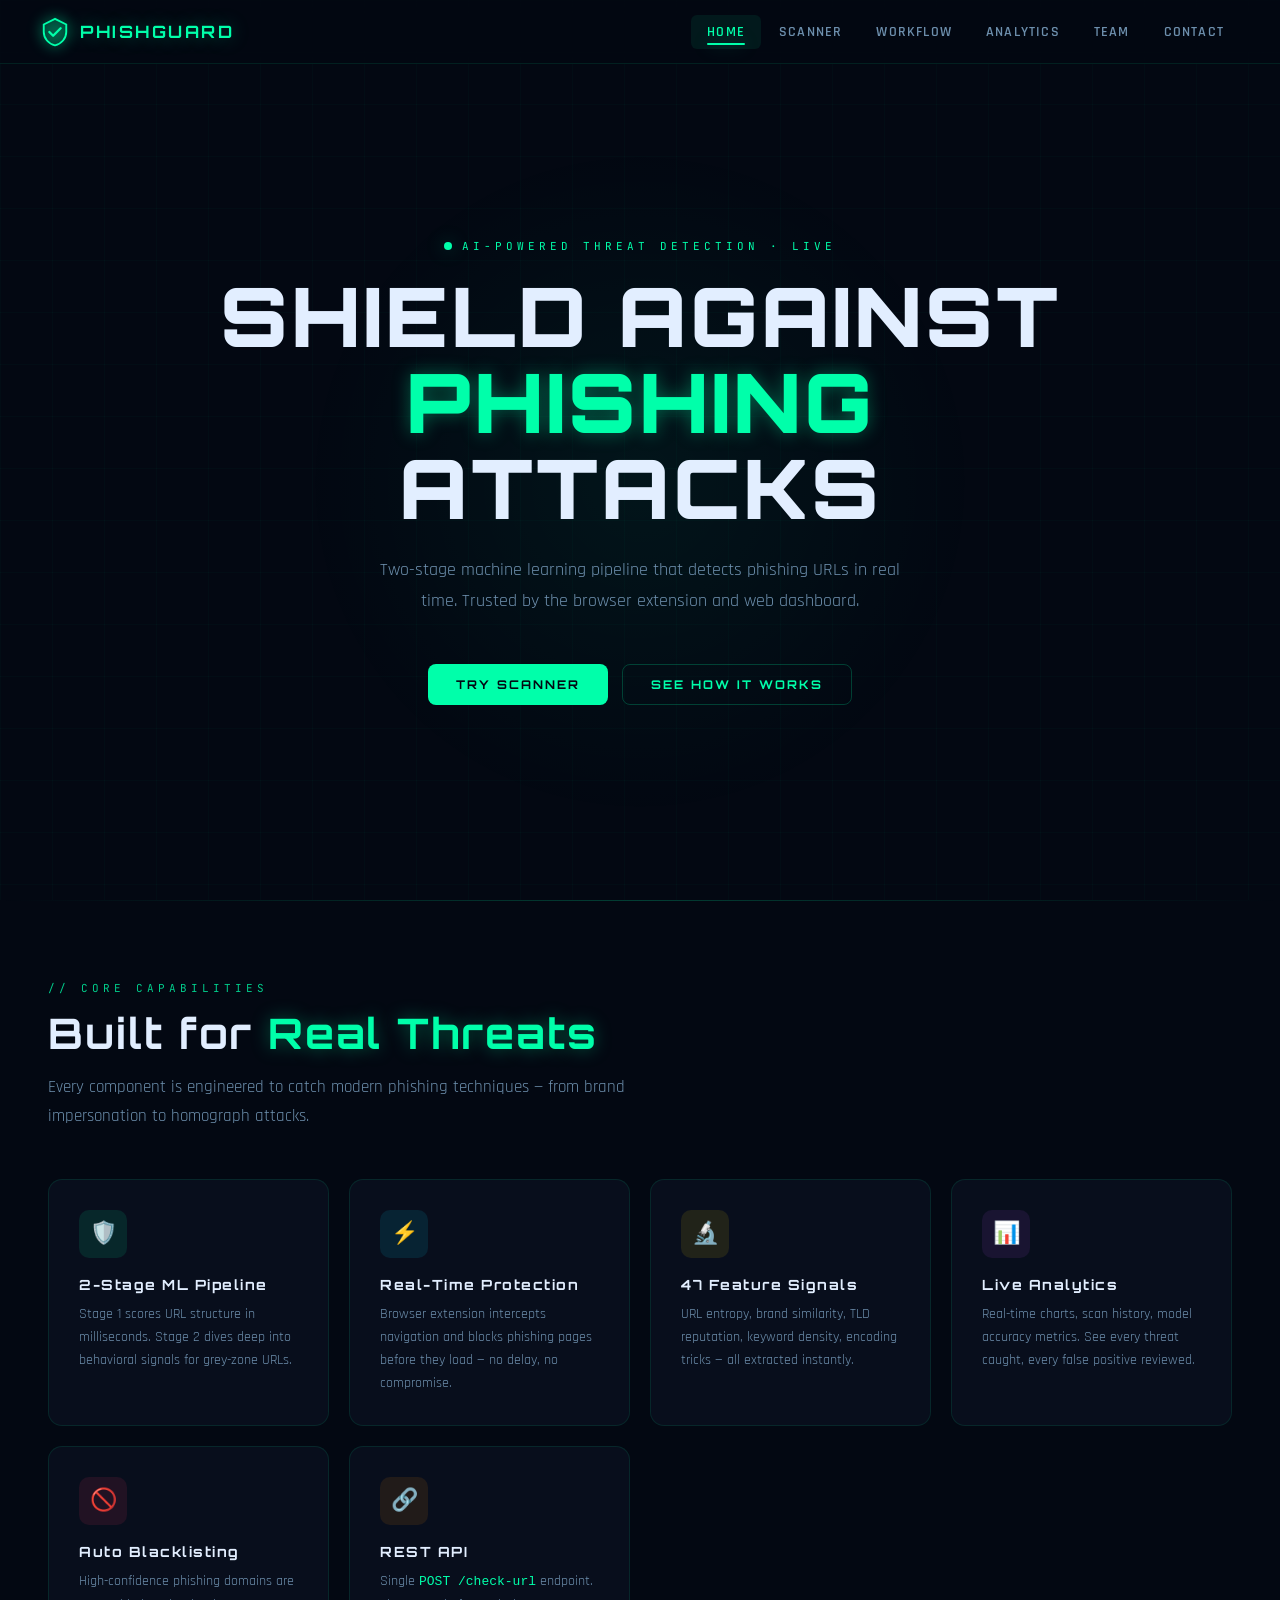
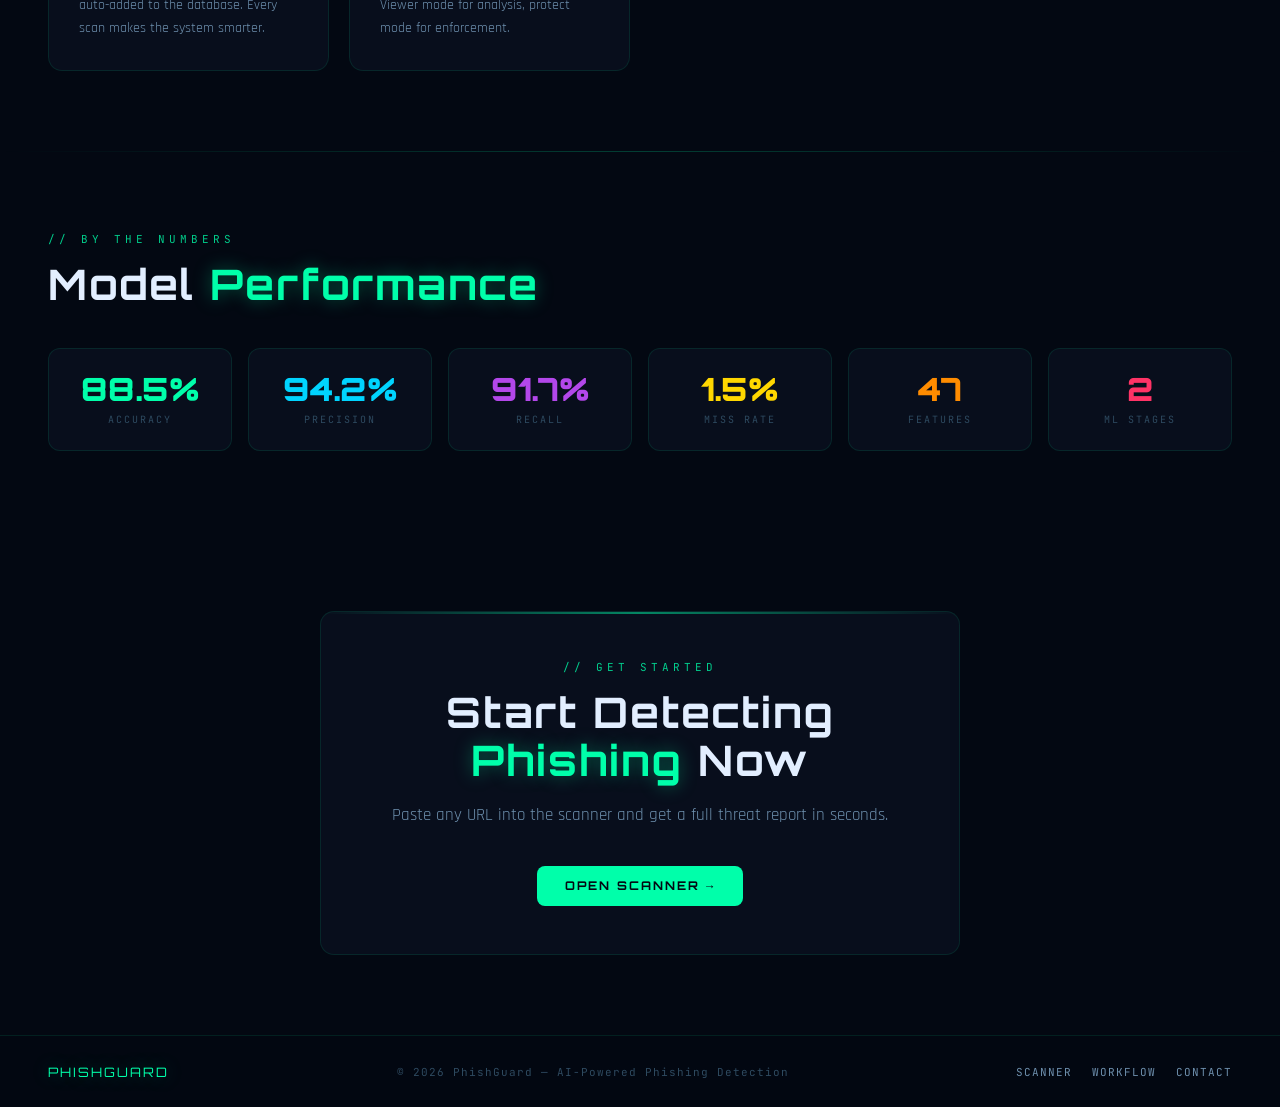
<file: frontend/index.html>
<!DOCTYPE html>
<html lang="en">
<head>
<meta charset="UTF-8">
<meta name="viewport" content="width=device-width, initial-scale=1.0">
<title>PhishGuard — AI-Powered Phishing Detection</title>
<link rel="stylesheet" href="styles.css">
<style>
/* ── Hero ──────────────────────────────────────────────────── */
.hero {
  min-height: calc(100vh - var(--nav-h));
  display: flex;
  flex-direction: column;
  align-items: center;
  justify-content: center;
  padding: 60px 24px 80px;
  text-align: center;
  position: relative;
}

.hero-glow {
  position: absolute;
  width: 700px; height: 700px;
  background: radial-gradient(circle, rgba(0,255,170,0.055) 0%, transparent 68%);
  top: 50%; left: 50%;
  transform: translate(-50%, -50%);
  pointer-events: none;
}

.hero-tag {
  font-family: var(--mono);
  font-size: 11px;
  letter-spacing: 4px;
  color: var(--green);
  text-transform: uppercase;
  margin-bottom: 20px;
  display: flex;
  align-items: center;
  gap: 10px;
  opacity: 0;
  animation: fadeUp 0.6s 0.1s forwards;
}

@keyframes fadeUp {
  from { opacity:0; transform:translateY(16px); }
  to   { opacity:1; transform:translateY(0); }
}

.hero h1 {
  font-family: var(--display);
  font-size: clamp(38px, 7vw, 82px);
  font-weight: 900;
  line-height: 1.05;
  letter-spacing: 3px;
  margin-bottom: 24px;
  opacity: 0;
  animation: fadeUp 0.7s 0.25s forwards;
}

.hero h1 .accent { color: var(--green); text-shadow: var(--glow-g); }

.hero-desc {
  font-size: 18px;
  color: var(--text-sub);
  max-width: 520px;
  line-height: 1.7;
  margin-bottom: 48px;
  opacity: 0;
  animation: fadeUp 0.7s 0.4s forwards;
}

.hero-actions {
  display: flex;
  gap: 14px;
  flex-wrap: wrap;
  justify-content: center;
  opacity: 0;
  animation: fadeUp 0.7s 0.55s forwards;
}

/* ── Features grid ────────────────────────────────────────── */
.features-grid {
  display: grid;
  grid-template-columns: repeat(auto-fit, minmax(260px, 1fr));
  gap: 20px;
}

.feature-card {
  background: var(--bg-card);
  border: 1px solid var(--border);
  border-radius: 14px;
  padding: 30px;
  transition: border-color var(--transition), transform var(--transition), box-shadow var(--transition);
  position: relative;
  overflow: hidden;
}

.feature-card:hover {
  border-color: var(--border-mid);
  transform: translateY(-4px);
  box-shadow: 0 16px 48px rgba(0,0,0,0.45);
}

.feature-icon {
  width: 48px; height: 48px;
  border-radius: 10px;
  display: flex;
  align-items: center;
  justify-content: center;
  font-size: 22px;
  margin-bottom: 18px;
}

.feature-title {
  font-family: var(--display);
  font-size: 14px;
  letter-spacing: 1.5px;
  font-weight: 700;
  margin-bottom: 10px;
  color: var(--text);
}

.feature-desc {
  font-size: 14px;
  color: var(--text-sub);
  line-height: 1.65;
}

/* ── Stats row ────────────────────────────────────────────── */
.stats-row {
  display: grid;
  grid-template-columns: repeat(auto-fit, minmax(150px, 1fr));
  gap: 16px;
}

.stat-box {
  background: var(--bg-card);
  border: 1px solid var(--border);
  border-radius: 12px;
  padding: 24px 20px;
  text-align: center;
}

.stat-num {
  font-family: var(--display);
  font-size: 32px;
  font-weight: 900;
  color: var(--green);
  line-height: 1;
  margin-bottom: 8px;
}

.stat-lbl {
  font-family: var(--mono);
  font-size: 10px;
  color: var(--text-muted);
  letter-spacing: 2px;
  text-transform: uppercase;
}
</style>
</head>
<body data-page="home">
<div id="nav-holder"></div>

<div class="page-wrap">
  <!-- Hero -->
  <section class="hero">
    <div class="hero-glow"></div>
    <div class="hero-tag">
      <div class="status-dot"></div>
      AI-Powered Threat Detection · Live
    </div>
    <h1>SHIELD AGAINST<br><span class="accent">PHISHING</span><br>ATTACKS</h1>
    <p class="hero-desc">Two-stage machine learning pipeline that detects phishing URLs in real time. Trusted by the browser extension and web dashboard.</p>
    <div class="hero-actions">
      <a href="scanner.html" class="btn btn-primary">Try Scanner</a>
      <a href="workflow.html" class="btn btn-outline">See How It Works</a>
    </div>
  </section>

  <div class="divider"></div>

  <!-- Features -->
  <section class="section reveal">
    <div class="section-label">// Core Capabilities</div>
    <h2 class="section-title">Built for <span>Real Threats</span></h2>
    <p class="section-sub" style="margin-bottom:48px">Every component is engineered to catch modern phishing techniques — from brand impersonation to homograph attacks.</p>

    <div class="features-grid">
      <div class="feature-card reveal" data-delay="0">
        <div class="feature-icon" style="background:rgba(0,255,170,0.10)">🛡️</div>
        <div class="feature-title">2-Stage ML Pipeline</div>
        <p class="feature-desc">Stage 1 scores URL structure in milliseconds. Stage 2 dives deep into behavioral signals for grey-zone URLs.</p>
      </div>
      <div class="feature-card reveal" data-delay="80">
        <div class="feature-icon" style="background:rgba(0,212,255,0.10)">⚡</div>
        <div class="feature-title">Real-Time Protection</div>
        <p class="feature-desc">Browser extension intercepts navigation and blocks phishing pages before they load — no delay, no compromise.</p>
      </div>
      <div class="feature-card reveal" data-delay="160">
        <div class="feature-icon" style="background:rgba(255,215,0,0.10)">🔬</div>
        <div class="feature-title">47 Feature Signals</div>
        <p class="feature-desc">URL entropy, brand similarity, TLD reputation, keyword density, encoding tricks — all extracted instantly.</p>
      </div>
      <div class="feature-card reveal" data-delay="240">
        <div class="feature-icon" style="background:rgba(179,71,234,0.10)">📊</div>
        <div class="feature-title">Live Analytics</div>
        <p class="feature-desc">Real-time charts, scan history, model accuracy metrics. See every threat caught, every false positive reviewed.</p>
      </div>
      <div class="feature-card reveal" data-delay="320">
        <div class="feature-icon" style="background:rgba(255,51,102,0.10)">🚫</div>
        <div class="feature-title">Auto Blacklisting</div>
        <p class="feature-desc">High-confidence phishing domains are auto-added to the database. Every scan makes the system smarter.</p>
      </div>
      <div class="feature-card reveal" data-delay="400">
        <div class="feature-icon" style="background:rgba(255,140,0,0.10)">🔗</div>
        <div class="feature-title">REST API</div>
        <p class="feature-desc">Single <code style="color:var(--green);font-size:13px">POST /check-url</code> endpoint. Viewer mode for analysis, protect mode for enforcement.</p>
      </div>
    </div>
  </section>

  <div class="divider"></div>

  <!-- Stats -->
  <section class="section reveal">
    <div class="section-label">// By the Numbers</div>
    <h2 class="section-title">Model <span>Performance</span></h2>
    <div class="stats-row" style="margin-top:40px">
      <div class="stat-box reveal" data-delay="0">
        <div class="stat-num">88.5%</div>
        <div class="stat-lbl">Accuracy</div>
      </div>
      <div class="stat-box reveal" data-delay="80">
        <div class="stat-num" style="color:var(--blue)">94.2%</div>
        <div class="stat-lbl">Precision</div>
      </div>
      <div class="stat-box reveal" data-delay="160">
        <div class="stat-num" style="color:var(--purple)">91.7%</div>
        <div class="stat-lbl">Recall</div>
      </div>
      <div class="stat-box reveal" data-delay="240">
        <div class="stat-num" style="color:var(--yellow)">1.5%</div>
        <div class="stat-lbl">Miss Rate</div>
      </div>
      <div class="stat-box reveal" data-delay="320">
        <div class="stat-num" style="color:var(--orange)">47</div>
        <div class="stat-lbl">Features</div>
      </div>
      <div class="stat-box reveal" data-delay="400">
        <div class="stat-num" style="color:var(--red)">2</div>
        <div class="stat-lbl">ML Stages</div>
      </div>
    </div>
  </section>

  <!-- CTA -->
  <section class="section" style="text-align:center">
    <div class="card card-top-line reveal" style="max-width:640px;margin:0 auto;padding:48px">
      <div class="section-label" style="justify-content:center;display:flex">// Get Started</div>
      <h2 class="section-title" style="max-width:none">Start Detecting <span>Phishing</span> Now</h2>
      <p class="section-sub" style="margin:0 auto 36px">Paste any URL into the scanner and get a full threat report in seconds.</p>
      <a href="scanner.html" class="btn btn-primary">Open Scanner →</a>
    </div>
  </section>
</div>

<div id="footer-holder"></div>
<script src="main.js"></script>
</body>
</html>
</file>
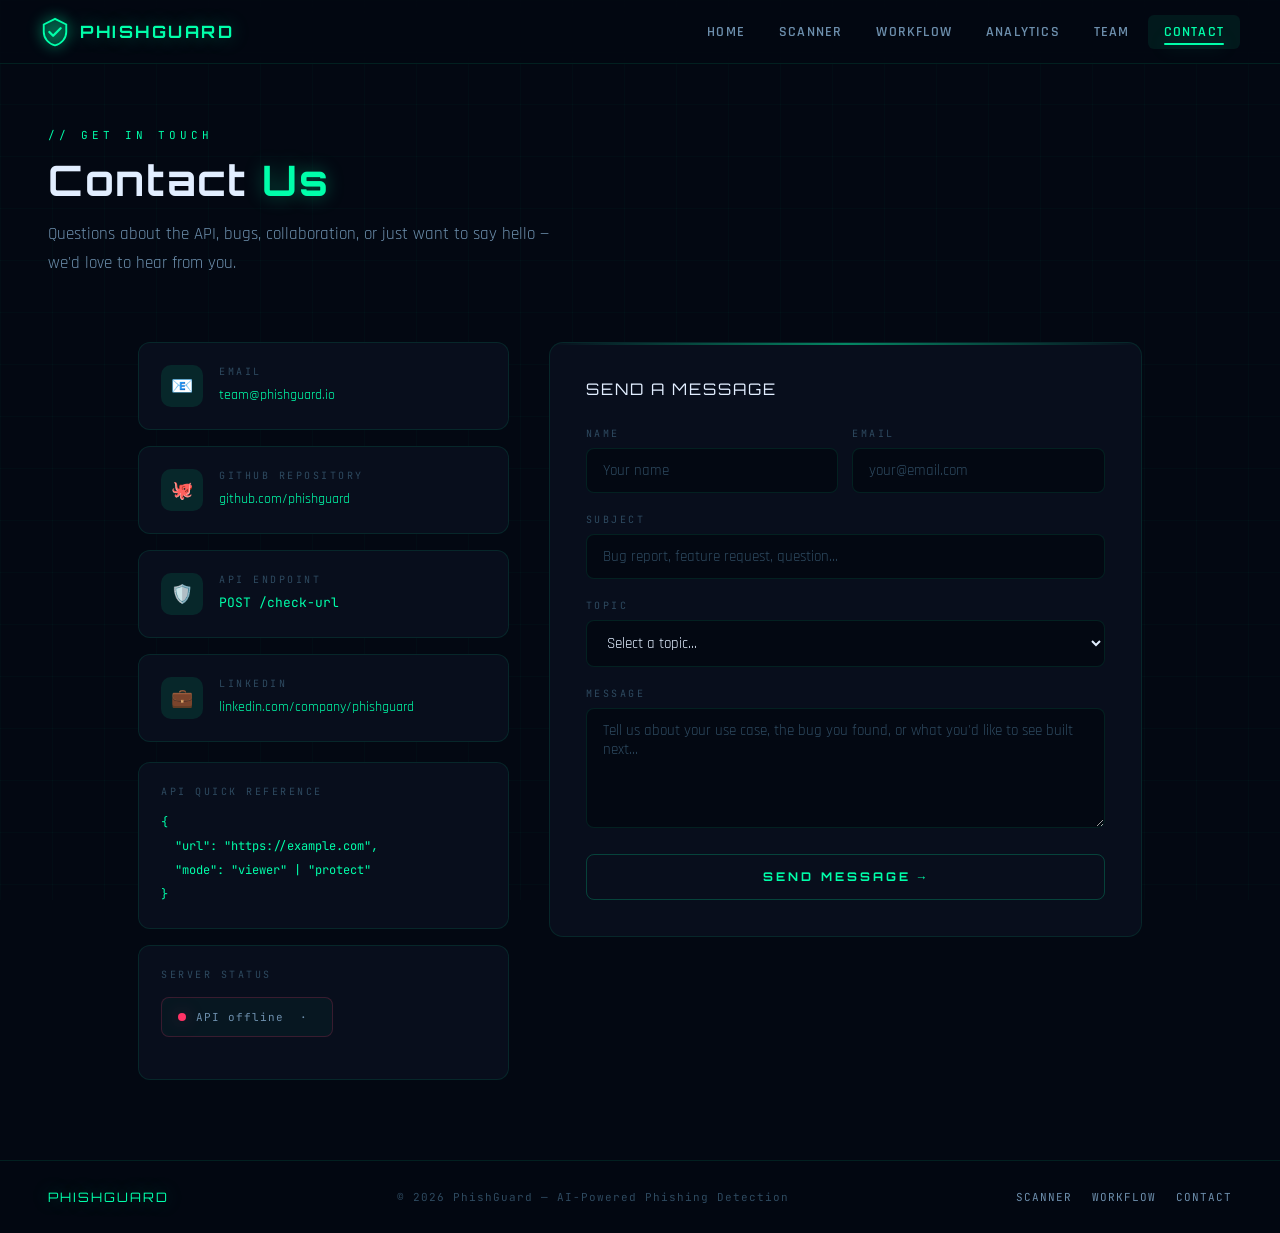
<file: frontend/contact.html>
<!DOCTYPE html>
<html lang="en">
<head>
<meta charset="UTF-8">
<meta name="viewport" content="width=device-width, initial-scale=1.0">
<title>PhishGuard — Contact</title>
<link rel="stylesheet" href="styles.css">
<style>
.c-layout {
  display: grid;
  grid-template-columns: 1fr 1.6fr;
  gap: 40px;
  padding: 64px 48px 80px;
  max-width: 1100px;
  margin: 0 auto;
  align-items: start;
}

/* Info column */
.c-info { display: flex; flex-direction: column; gap: 16px; }

.c-info-card {
  background: var(--bg-card);
  border: 1px solid var(--border);
  border-radius: 12px;
  padding: 22px;
  display: flex; gap: 16px; align-items: flex-start;
  transition: border-color var(--transition), transform var(--transition);
}

.c-info-card:hover { border-color: var(--border-mid); transform: translateX(4px); }

.c-icon {
  width: 42px; height: 42px; flex-shrink: 0;
  border-radius: 10px;
  background: rgba(0,255,170,0.10);
  display: flex; align-items: center; justify-content: center;
  font-size: 18px;
}

.c-label {
  font-family: var(--mono); font-size: 10px;
  letter-spacing: 2.5px; color: var(--text-muted);
  text-transform: uppercase; margin-bottom: 6px;
}

.c-value {
  color: var(--green); font-size: 14px;
  text-decoration: none; transition: opacity 0.2s;
}

.c-value:hover { opacity: 0.75; }

/* API quick ref */
.api-box {
  background: var(--bg-card);
  border: 1px solid var(--border);
  border-radius: 12px; padding: 22px;
  margin-top: 4px;
}

.api-code {
  font-family: var(--mono); font-size: 12px;
  color: var(--green); line-height: 2;
  overflow-x: auto;
  white-space: pre;
}

/* Form column */
.c-form-card {
  background: var(--bg-card);
  border: 1px solid var(--border);
  border-radius: 14px; padding: 36px;
  position: relative; overflow: hidden;
}

.c-form-card::before {
  content:'';
  position:absolute; top:0; left:0; right:0; height:2px;
  background: linear-gradient(90deg, transparent, var(--green), transparent);
  opacity:0.5;
}

.form-title {
  font-family: var(--display); font-size: 16px;
  letter-spacing: 2px; color: var(--text);
  margin-bottom: 28px; text-transform: uppercase;
}

.fg { margin-bottom: 20px; }

.fl {
  display: block; font-family: var(--mono);
  font-size: 10px; letter-spacing: 2.5px;
  color: var(--text-muted); text-transform: uppercase;
  margin-bottom: 8px;
}

.fi, .ft {
  width: 100%;
  background: var(--bg);
  border: 1px solid var(--border);
  color: var(--text);
  font-family: var(--body); font-size: 15px;
  padding: 12px 16px; border-radius: 8px; outline: none;
  transition: border-color var(--transition), box-shadow var(--transition);
}

.fi::placeholder, .ft::placeholder { color: var(--text-muted); }
.fi:focus, .ft:focus {
  border-color: var(--green);
  box-shadow: 0 0 0 3px rgba(0,255,170,0.08);
}

.ft { resize: vertical; min-height: 120px; }

.fg-row { display: grid; grid-template-columns: 1fr 1fr; gap: 14px; }

.submit-btn {
  width: 100%; padding: 14px;
  background: transparent;
  border: 1px solid var(--border-mid);
  color: var(--green);
  font-family: var(--display); font-size: 12px;
  font-weight: 700; letter-spacing: 3px;
  text-transform: uppercase; border-radius: 8px;
  cursor: pointer; transition: all 0.2s;
}

.submit-btn:hover {
  background: var(--green); color: var(--bg);
  box-shadow: var(--glow-g); transform: translateY(-1px);
}

.submit-btn:active { transform: translateY(0); }

/* Server status indicator */
.srv-status {
  display: flex; align-items: center; gap: 10px;
  padding: 12px 16px;
  background: rgba(0,255,170,0.04);
  border: 1px solid var(--border);
  border-radius: 8px; margin-bottom: 20px;
  font-family: var(--mono); font-size: 11px;
  letter-spacing: 1px; color: var(--text-sub);
}

@media(max-width:900px) {
  .c-layout { grid-template-columns: 1fr; padding:40px 20px 60px; }
  .fg-row   { grid-template-columns: 1fr; }
}
</style>
</head>
<body data-page="contact">
<div id="nav-holder"></div>

<div class="page-wrap">
  <div style="padding:64px 48px 0 48px;max-width:600px">
    <div class="section-label reveal">// Get in Touch</div>
    <h1 class="section-title reveal">Contact <span>Us</span></h1>
    <p class="section-sub reveal">Questions about the API, bugs, collaboration, or just want to say hello — we'd love to hear from you.</p>
  </div>

  <div class="c-layout">
    <!-- Left: Info -->
    <div class="c-info">
      <div class="c-info-card reveal">
        <div class="c-icon">📧</div>
        <div>
          <div class="c-label">Email</div>
          <a href="mailto:team@phishguard.io" class="c-value">team@phishguard.io</a>
        </div>
      </div>

      <div class="c-info-card reveal" data-delay="60">
        <div class="c-icon">🐙</div>
        <div>
          <div class="c-label">GitHub Repository</div>
          <a href="https://github.com/phishguard/phishguard" target="_blank" class="c-value">github.com/phishguard</a>
        </div>
      </div>

      <div class="c-info-card reveal" data-delay="120">
        <div class="c-icon">🛡️</div>
        <div>
          <div class="c-label">API Endpoint</div>
          <span class="c-value" style="font-family:var(--mono);font-size:13px">POST /check-url</span>
        </div>
      </div>

      <div class="c-info-card reveal" data-delay="180">
        <div class="c-icon">💼</div>
        <div>
          <div class="c-label">LinkedIn</div>
          <a href="https://linkedin.com/company/phishguard" target="_blank" class="c-value">linkedin.com/company/phishguard</a>
        </div>
      </div>

      <!--
      <div class="c-info-card reveal" data-delay="240">
        <div class="c-icon">🐦</div>
        <div>
          <div class="c-label">Twitter / X</div>
          <a href="https://twitter.com/phishguard_ai" target="_blank" class="c-value">@phishguard_ai</a>
        </div>
      </div>
      -->

      <!-- API quick reference -->
      <div class="api-box reveal" data-delay="300">
        <div class="c-label" style="margin-bottom:12px">API Quick Reference</div>
        <pre class="api-code">{
  "url": "https://example.com",
  "mode": "viewer" | "protect"
}</pre>
      </div>

      <!-- Server status -->
      <div class="c-info-card reveal" data-delay="360" style="flex-direction:column;gap:10px">
        <div class="c-label">Server Status</div>
        <div class="srv-status" id="srv-status">
          <div class="status-dot"></div>
          Checking API connection…
        </div>
      </div>
    </div>

    <!-- Right: Form -->
    <div class="c-form-card reveal" data-delay="80">
      <div class="form-title">Send a Message</div>

      <div class="fg-row">
        <div class="fg">
          <label class="fl" for="c-name">Name</label>
          <input class="fi" id="c-name" type="text" placeholder="Your name">
        </div>
        <div class="fg">
          <label class="fl" for="c-email">Email</label>
          <input class="fi" id="c-email" type="email" placeholder="your@email.com">
        </div>
      </div>

      <div class="fg">
        <label class="fl" for="c-subject">Subject</label>
        <input class="fi" id="c-subject" type="text" placeholder="Bug report, feature request, question…">
      </div>

      <div class="fg">
        <label class="fl" for="c-topic">Topic</label>
        <select class="fi" id="c-topic" style="cursor:pointer">
          <option value="">Select a topic…</option>
          <option>API Integration</option>
          <option>Browser Extension</option>
          <option>ML Model / Accuracy</option>
          <option>Bug Report</option>
          <option>Feature Request</option>
          <option>Collaboration / Partnership</option>
          <option>Other</option>
        </select>
      </div>

      <div class="fg">
        <label class="fl" for="c-msg">Message</label>
        <textarea class="ft" id="c-msg" placeholder="Tell us about your use case, the bug you found, or what you'd like to see built next…"></textarea>
      </div>

      <button class="submit-btn" onclick="submitForm()">SEND MESSAGE →</button>
    </div>
  </div>
</div>

<div id="footer-holder"></div>
<script src="main.js"></script>
<script>
// Server status check
async function checkServer() {
  const el = document.getElementById('srv-status');
  try {
    const res = await fetch(`${API_BASE}/health`, { signal: AbortSignal.timeout(60000) });
    if (res.ok) {
      el.innerHTML = `<div class="status-dot"></div> API server online &nbsp;·&nbsp; `;
      el.style.borderColor = 'rgba(0,255,170,0.2)';
    } else {
      throw new Error('not ok');
    }
  } catch(e) {
    el.innerHTML = `<div class="status-dot" style="background:var(--red);box-shadow:var(--glow-r)"></div>
      API offline &nbsp;·&nbsp;`;
    el.style.borderColor = 'rgba(255,51,102,0.2)';
  }
}

function submitForm() {
  const name    = document.getElementById('c-name').value.trim();
  const email   = document.getElementById('c-email').value.trim();
  const subject = document.getElementById('c-subject').value.trim();
  const msg     = document.getElementById('c-msg').value.trim();

  if (!name)    { showToast('⚠ Please enter your name', 'warn'); return; }
  if (!email)   { showToast('⚠ Please enter your email', 'warn'); return; }
  if (!msg)     { showToast('⚠ Please enter a message', 'warn'); return; }

  showToast('✓ Message sent! We\'ll be in touch.');
  document.getElementById('c-name').value    = '';
  document.getElementById('c-email').value   = '';
  document.getElementById('c-subject').value = '';
  document.getElementById('c-msg').value     = '';
}

document.addEventListener('DOMContentLoaded', () => {
  setTimeout(checkServer, 800);
});
// Ping the backend every 14 minutes to prevent cold starts
setInterval(() => {
  fetch(`${API_BASE}/health`).catch(() => {});
}, 14 * 60 * 1000);
</script>
</body>
</html>
</file>
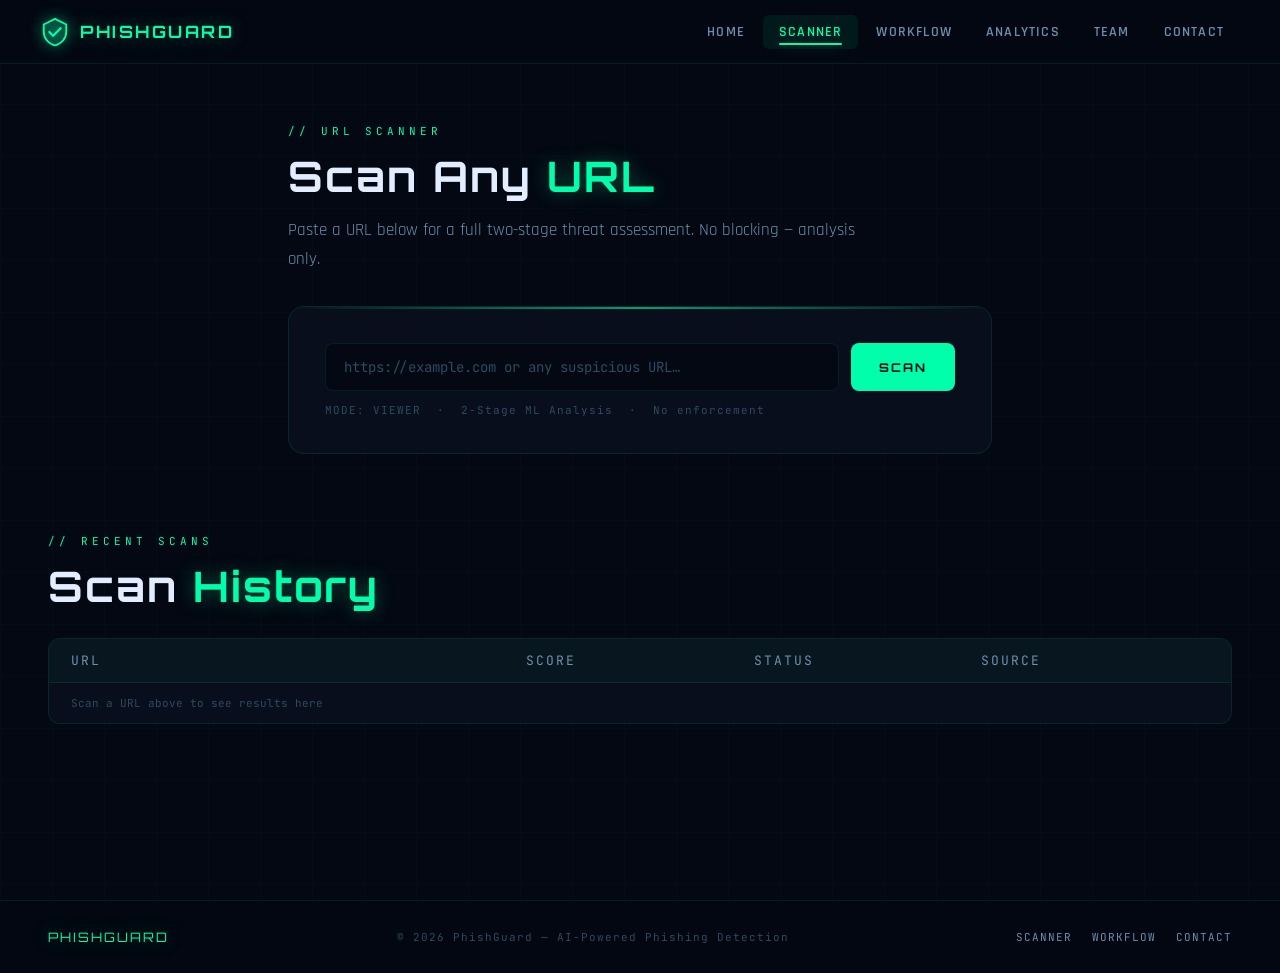
<file: frontend/scanner.html>
<!DOCTYPE html>
<html lang="en">
<head>
<meta charset="UTF-8">
<meta name="viewport" content="width=device-width, initial-scale=1.0">
<title>PhishGuard — Scanner</title>
<link rel="stylesheet" href="styles.css">
<style>
.scanner-hero {
  padding: 60px 48px 0;
  max-width: 800px;
  margin: 0 auto;
}

.scanner-box {
  background: var(--bg-card);
  border: 1px solid var(--border);
  border-radius: 16px;
  padding: 36px;
  position: relative;
  overflow: hidden;
  margin-top: 32px;
}

.scanner-box::before {
  content:'';
  position:absolute; top:0; left:0; right:0; height:2px;
  background: linear-gradient(90deg, transparent, var(--green), transparent);
  opacity:0.6;
}

.url-row { display:flex; gap:12px; margin-bottom:12px; }

.url-input {
  flex:1;
  background: var(--bg);
  border: 1px solid var(--border);
  color: var(--text);
  font-family: var(--mono);
  font-size: 14px;
  padding: 14px 18px;
  border-radius: 8px;
  outline: none;
  transition: border-color var(--transition), box-shadow var(--transition);
}

.url-input::placeholder { color: var(--text-muted); }
.url-input:focus {
  border-color: var(--green);
  box-shadow: 0 0 0 3px rgba(0,255,170,0.08);
}

.scan-hint {
  font-family: var(--mono);
  font-size: 11px;
  color: var(--text-muted);
  letter-spacing: 1px;
}

/* Stages loader */
#loader { display:none; padding:20px 0 8px; }

.stage-list { display:flex; flex-direction:column; gap:8px; margin:14px 0; }

.stage {
  display:flex; align-items:center; gap:12px;
  font-family: var(--mono); font-size:13px; color: var(--text-muted);
  padding: 10px 14px; border-radius:6px;
  background: rgba(0,255,170,0.02); border: 1px solid transparent;
  transition: all 0.35s;
}

.stage.running {
  color: var(--green);
  border-color: rgba(0,255,170,0.18);
  background: rgba(0,255,170,0.05);
}

.stage.done { color: var(--green); opacity: 0.55; }

.stage-ico {
  width:18px; height:18px; border-radius:50%;
  border: 2px solid currentColor; flex-shrink:0;
  display:flex; align-items:center; justify-content:center;
  font-size:11px;
}

.stage-ico.spin {
  border-color: var(--green) transparent transparent transparent;
  animation: spin 0.75s linear infinite;
}

@keyframes spin { to { transform: rotate(360deg); } }

/* Result card */
#result-card {
  display:none; margin-top:20px;
  border-radius:12px; overflow:hidden;
  border:1px solid var(--border);
  animation: slideUp 0.4s ease;
}

@keyframes slideUp {
  from { opacity:0; transform:translateY(14px); }
  to   { opacity:1; transform:translateY(0); }
}

.result-head {
  padding:20px 24px;
  display:flex; align-items:center; gap:16px;
}

.r-icon {
  width:52px; height:52px; border-radius:50%;
  display:flex; align-items:center; justify-content:center;
  font-size:22px; flex-shrink:0;
}

.r-info { flex:1; }

.r-status {
  font-family: var(--display);
  font-size:20px; font-weight:700;
  letter-spacing:2px; text-transform:uppercase;
}

.r-url {
  font-family:var(--mono); font-size:11px;
  color:var(--text-sub); margin-top:4px;
  word-break:break-all;
}

.r-score {
  font-family:var(--display); font-size:30px; font-weight:900;
  padding:8px 16px; border-radius:8px; flex-shrink:0;
}

.result-body { padding:20px 24px; border-top:1px solid rgba(255,255,255,0.05); }

.reasons-title {
  font-family:var(--mono); font-size:10px;
  letter-spacing:2.5px; color:var(--text-muted);
  text-transform:uppercase; margin-bottom:12px;
}

.reason {
  display:flex; gap:10px; align-items:flex-start;
  padding:8px 0; border-bottom:1px solid rgba(255,255,255,0.04);
  font-size:14px; color:var(--text-sub);
}
.reason:last-child { border-bottom:none; }
.reason-arrow { flex-shrink:0; margin-top:1px; }

/* Themes */
.t-safe    { border-color:rgba(0,255,170,0.28); }
.t-safe    .result-head { background:rgba(0,255,170,0.05); }
.t-safe    .r-icon      { background:rgba(0,255,170,0.14); }
.t-safe    .r-status    { color:var(--green); text-shadow:var(--glow-g); }
.t-safe    .r-score     { background:rgba(0,255,170,0.12); color:var(--green); }

.t-suspicious { border-color:rgba(255,215,0,0.28); }
.t-suspicious .result-head { background:rgba(255,215,0,0.05); }
.t-suspicious .r-icon      { background:rgba(255,215,0,0.14); }
.t-suspicious .r-status    { color:var(--yellow); }
.t-suspicious .r-score     { background:rgba(255,215,0,0.12); color:var(--yellow); }

.t-phishing { border-color:rgba(255,51,102,0.28); }
.t-phishing .result-head { background:rgba(255,51,102,0.05); }
.t-phishing .r-icon      { background:rgba(255,51,102,0.14); }
.t-phishing .r-status    { color:var(--red); text-shadow:var(--glow-r); }
.t-phishing .r-score     { background:rgba(255,51,102,0.12); color:var(--red); }

/* Recent scans table */
.table-wrap {
  background:var(--bg-card); border:1px solid var(--border);
  border-radius:12px; overflow:hidden;
}

.t-row {
  display:grid; grid-template-columns:2fr 1fr 1fr 1fr;
  padding:13px 22px; border-bottom:1px solid rgba(255,255,255,0.03);
  align-items:center; transition:background 0.15s;
}

.t-row:hover { background:rgba(0,255,170,0.02); }
.t-row:last-child { border-bottom:none; }

.t-head {
  background:rgba(0,255,170,0.03);
  border-bottom:1px solid var(--border);
  font-family:var(--mono); font-size:10px;
  color:var(--text-muted); letter-spacing:2px;
  text-transform:uppercase;
}

.t-cell { font-size:13px; color:var(--text-sub); }
.t-cell.url-cell {
  font-family:var(--mono); font-size:11px;
  color:var(--text); overflow:hidden;
  text-overflow:ellipsis; white-space:nowrap;
}

@media(max-width:768px) {
  .scanner-hero { padding:40px 20px 0; }
  .scanner-box  { padding:22px; }
  .url-row      { flex-direction:column; }
  .t-row        { grid-template-columns:2fr 1fr 1fr; }
  .t-row > :last-child { display:none; }
}
</style>
</head>
<body data-page="scanner">
<div id="nav-holder"></div>

<div class="page-wrap">
  <div class="scanner-hero">
    <div class="section-label reveal">// URL Scanner</div>
    <h1 class="section-title reveal">Scan Any <span>URL</span></h1>
    <p class="section-sub reveal">Paste a URL below for a full two-stage threat assessment. No blocking — analysis only.</p>

    <div class="scanner-box">
      <div class="url-row">
        <input type="text" class="url-input" id="url-input"
               placeholder="https://example.com or any suspicious URL…"
               onkeydown="if(event.key==='Enter') scan()">
        <button class="btn btn-primary" id="scan-btn" onclick="scan()">SCAN</button>
      </div>
      <div class="scan-hint">MODE: VIEWER &nbsp;·&nbsp; 2-Stage ML Analysis &nbsp;·&nbsp; No enforcement</div>

      <!-- Loader -->
      <div id="loader">
        <div class="stage-list">
          <div class="stage" id="s1"><div class="stage-ico" id="i1"></div>Extracting URL structure &amp; domain features…</div>
          <div class="stage" id="s2"><div class="stage-ico" id="i2"></div>Running Stage 1 ML prediction…</div>
          <div class="stage" id="s3"><div class="stage-ico" id="i3"></div>Deep behavioral analysis (Stage 2)…</div>
          <div class="stage" id="s4"><div class="stage-ico" id="i4"></div>Generating threat report…</div>
        </div>
      </div>

      <!-- Result -->
      <div id="result-card">
        <div class="result-head">
          <div class="r-icon" id="r-icon"></div>
          <div class="r-info">
            <div class="r-status" id="r-status"></div>
            <div class="r-url" id="r-url"></div>
          </div>
          <div class="r-score" id="r-score"></div>
        </div>
        <div class="result-body">
          <div class="reasons-title">// Detection Signals</div>
          <div id="r-reasons"></div>
        </div>
      </div>
    </div>
  </div>

  <!-- Recent scans -->
  <section class="section">
    <div class="section-label reveal">// Recent Scans</div>
    <h2 class="section-title reveal">Scan <span>History</span></h2>
    <div class="table-wrap reveal" style="margin-top:28px">
      <div class="t-row t-head">
        <div class="t-cell">URL</div>
        <div class="t-cell">Score</div>
        <div class="t-cell">Status</div>
        <div class="t-cell">Source</div>
      </div>
      <div id="recent-body">
        <div class="t-row">
          <div class="t-cell url-cell" colspan="4" style="color:var(--text-muted);font-family:var(--mono);font-size:11px">
            Scan a URL above to see results here
          </div>
        </div>
      </div>
    </div>
  </section>
</div>

<div id="footer-holder"></div>
<script src="main.js"></script>
<script>
const sleep = ms => new Promise(r => setTimeout(r, ms));

const stages  = ['s1','s2','s3','s4'];
const icons   = ['i1','i2','i3','i4'];
const scanHistory = [];

async function scan() {
  const url = document.getElementById('url-input').value.trim();
  if (!url) { showToast('⚠ Enter a URL first', 'warn'); return; }

  const btn = document.getElementById('scan-btn');
  btn.disabled = true;
  document.getElementById('result-card').style.display = 'none';
  document.getElementById('loader').style.display = 'block';

  // Animate stages
  for (let i = 0; i < stages.length; i++) {
    document.getElementById(stages[i]).classList.add('running');
    document.getElementById(icons[i]).classList.add('spin');
    await sleep(550 + Math.random() * 350);
  }

  let data;
  try {
    data = await checkURL(url, 'viewer');
  } catch(e) {
    data = demoResult(url);
  }

  stages.forEach((s,i) => {
    document.getElementById(s).classList.remove('running');
    document.getElementById(s).classList.add('done');
    document.getElementById(icons[i]).classList.remove('spin');
    document.getElementById(icons[i]).textContent = '✓';
  });

  await sleep(300);
  document.getElementById('loader').style.display = 'none';
  stages.forEach(s => document.getElementById(s).classList.remove('done'));
  icons.forEach(id => { document.getElementById(id).className='stage-ico'; document.getElementById(id).textContent=''; });

  showResult(url, data);
  addToHistory(url, data);
  btn.disabled = false;
}

function showResult(url, data) {
  const { risk_score, status, reasons } = data;
  const card = document.getElementById('result-card');
  const themes = { safe:'t-safe', suspicious:'t-suspicious', phishing:'t-phishing' };
  const icons  = { safe:'🛡️', suspicious:'⚠️', phishing:'🚫' };
  const colors = { safe:'var(--green)', suspicious:'var(--yellow)', phishing:'var(--red)' };

  card.className = themes[status] || 't-safe';
  card.style.display = 'block';
  document.getElementById('r-icon').textContent = icons[status] || '🛡️';
  document.getElementById('r-status').textContent = (status||'').toUpperCase();
  document.getElementById('r-url').textContent = url.length > 65 ? url.slice(0,65)+'…' : url;
  document.getElementById('r-score').textContent = Math.round(risk_score) + '%';

  const col = colors[status] || 'var(--green)';
  document.getElementById('r-reasons').innerHTML = (reasons||['Analysis complete']).map(r =>
    `<div class="reason"><span class="reason-arrow" style="color:${col}">▸</span><span>${r}</span></div>`
  ).join('');
}

function addToHistory(url, data) {
  scanHistory.unshift({ url, ...data });
  if (scanHistory.length > 20) scanHistory.pop();
  const body = document.getElementById('recent-body');
  body.innerHTML = scanHistory.map(s => {
    const col = s.status === 'phishing' ? 'var(--red)' : s.status === 'suspicious' ? 'var(--yellow)' : 'var(--green)';
    const domain = (() => { try { return new URL(s.url).hostname; } catch(_) { return s.url.slice(0,25); } })();
    return `<div class="t-row">
      <div class="t-cell url-cell">${s.url.length > 42 ? s.url.slice(0,42)+'…' : s.url}</div>
      <div class="t-cell" style="font-family:var(--mono);color:${col}">${Math.round(s.risk_score)}%</div>
      <div class="t-cell"><span class="badge badge-${s.status}">${s.status}</span></div>
      <div class="t-cell" style="font-family:var(--mono);font-size:11px;color:var(--text-muted)">web</div>
    </div>`;
  }).join('');
}
</script>
</body>
</html>
</file>
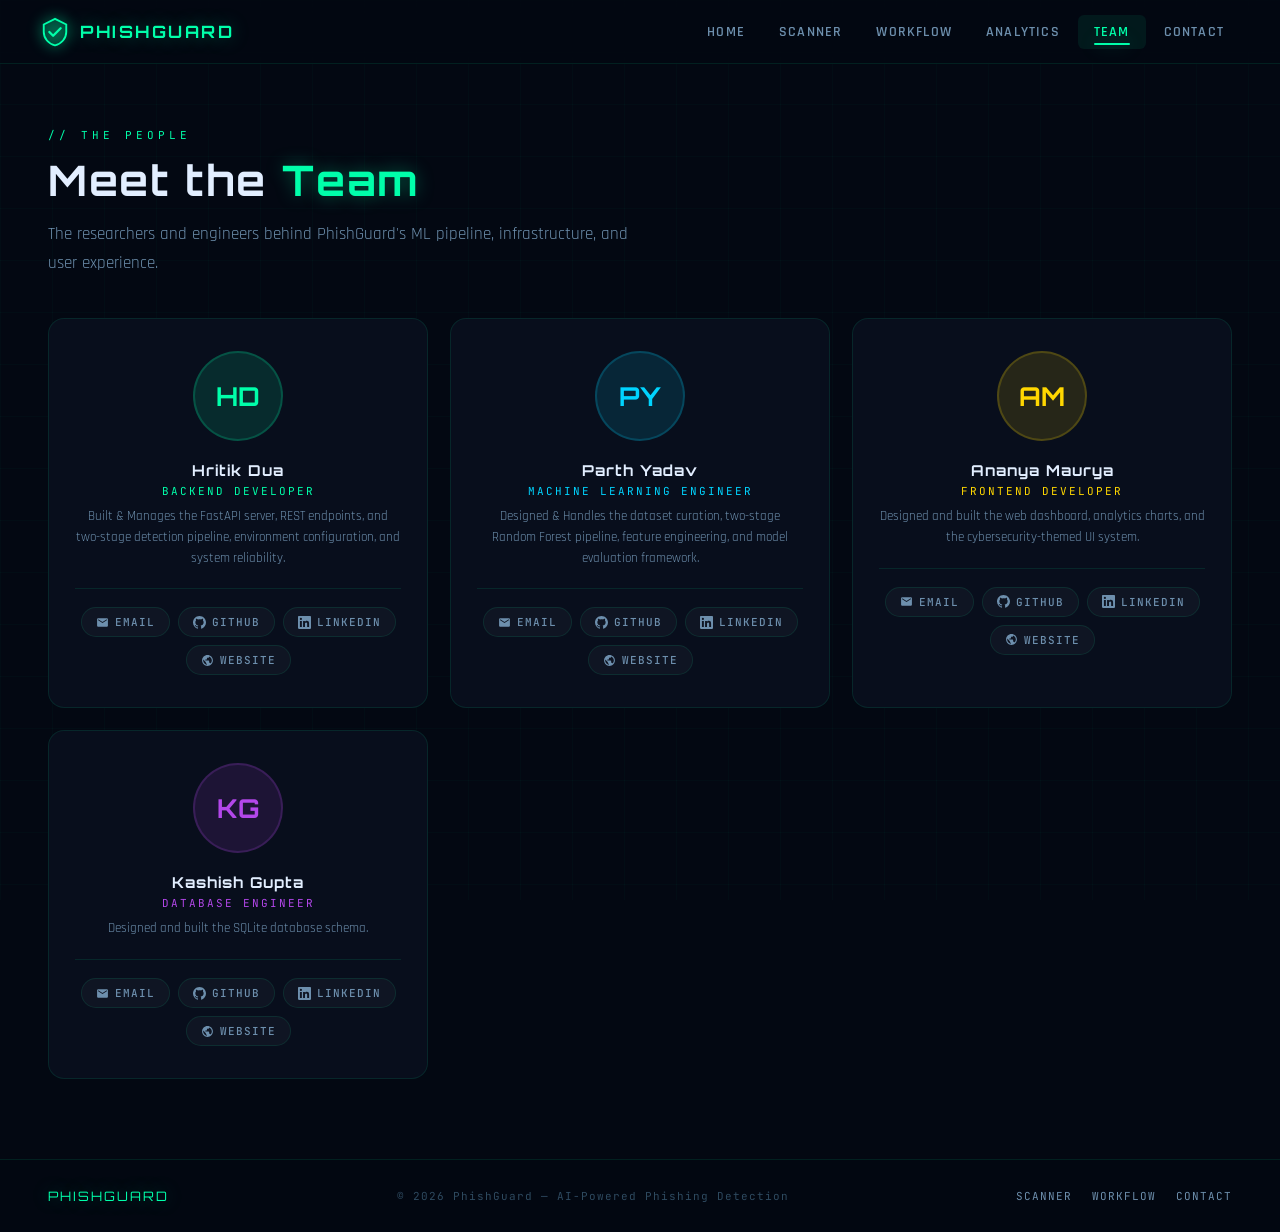
<file: frontend/team.html>
<!DOCTYPE html>
<html lang="en">
<head>
<meta charset="UTF-8">
<meta name="viewport" content="width=device-width, initial-scale=1.0">
<title>PhishGuard — Team</title>
<link rel="stylesheet" href="styles.css">
<style>
.team-hero { padding:64px 48px 40px; max-width:700px; }

.team-grid {
  display: grid;
  grid-template-columns: repeat(auto-fill, minmax(300px, 1fr));
  gap: 22px;
  padding: 0 48px 80px;
}

/* Card */
.tm-card {
  background: var(--bg-card);
  border: 1px solid var(--border);
  border-radius: 16px;
  padding: 32px 26px;
  display: flex;
  flex-direction: column;
  align-items: center;
  text-align: center;
  cursor: default;
  transition: border-color 0.3s, transform 0.35s cubic-bezier(0.34,1.56,0.64,1), box-shadow 0.3s;
  position: relative;
  overflow: hidden;
}

.tm-card::before {
  content:'';
  position:absolute; inset:0;
  background: radial-gradient(ellipse at 50% 0%, rgba(0,255,170,0.07), transparent 65%);
  opacity:0; transition:opacity 0.35s;
}

.tm-card:hover {
  border-color: var(--border-mid);
  transform: translateY(-8px);
  box-shadow: 0 24px 60px rgba(0,0,0,0.45);
}

.tm-card:hover::before { opacity:1; }

/* Avatar */
.tm-avatar {
  width: 90px; height: 90px;
  border-radius: 50%;
  display: flex; align-items: center; justify-content: center;
  font-family: var(--display); font-size: 26px; font-weight: 700;
  margin-bottom: 20px;
  border: 2px solid var(--border);
  transition: border-color 0.3s, box-shadow 0.3s;
  flex-shrink: 0;
  position: relative;
  z-index: 1;
}

.tm-card:hover .tm-avatar {
  box-shadow: 0 0 0 6px rgba(0,255,170,0.08);
}

/* Name & role */
.tm-name {
  font-family: var(--display);
  font-size: 15px; font-weight: 700;
  letter-spacing: 1px; margin-bottom: 4px;
  color: var(--text); position: relative; z-index:1;
}

.tm-role {
  font-family: var(--mono);
  font-size: 11px; letter-spacing: 2px;
  text-transform: uppercase; margin-bottom: 8px;
  position: relative; z-index: 1;
}

.tm-bio {
  font-size: 13px; color: var(--text-sub);
  line-height: 1.6; margin-bottom: 20px;
  position: relative; z-index: 1;
}

/* Social buttons */
.tm-links {
  display: flex; flex-wrap: wrap; gap: 8px;
  justify-content: center;
  position: relative; z-index: 1;
}

.tm-btn {
  display: inline-flex; align-items: center; gap: 6px;
  padding: 7px 14px;
  border-radius: 20px;
  font-family: var(--mono); font-size: 11px; font-weight: 500;
  letter-spacing: 1px; text-transform: uppercase;
  text-decoration: none;
  border: 1px solid var(--border);
  background: rgba(255,255,255,0.03);
  color: var(--text-sub);
  transition: all 0.2s;
  cursor: pointer;
}

.tm-btn:hover {
  background: rgba(0,255,170,0.07);
  border-color: rgba(0,255,170,0.3);
  color: var(--green);
  transform: translateY(-1px);
}

.tm-btn svg {
  width: 13px; height: 13px;
  fill: currentColor; flex-shrink: 0;
}

/* Specific social colors on hover */
.tm-btn.github:hover  { color: var(--text); border-color: rgba(255,255,255,0.25); background: rgba(255,255,255,0.05); }
.tm-btn.linkedin:hover{ color: #0A66C2; border-color: rgba(10,102,194,0.4); background: rgba(10,102,194,0.07); }
.tm-btn.email:hover   { color: var(--green); border-color: var(--border-mid); }
.tm-btn.twitter:hover { color: #1d9bf0; border-color: rgba(29,155,240,0.35); background: rgba(29,155,240,0.07); }
.tm-btn.website:hover { color: var(--blue); border-color: rgba(0,212,255,0.3); }

/* Divider between name section and links */
.tm-divider {
  width: 100%; height: 1px;
  background: var(--border);
  margin-bottom: 18px;
  position: relative; z-index:1;
}

@media(max-width:768px) {
  .team-hero { padding:40px 20px 28px; }
  .team-grid { padding:0 16px 60px; grid-template-columns:1fr; }
}
</style>
</head>
<body data-page="team">
<div id="nav-holder"></div>

<div class="page-wrap">
  <div class="team-hero">
    <div class="section-label reveal">// The People</div>
    <h1 class="section-title reveal">Meet the <span>Team</span></h1>
    <p class="section-sub reveal">The researchers and engineers behind PhishGuard's ML pipeline, infrastructure, and user experience.</p>
  </div>

  <div class="team-grid" id="team-grid"></div>
</div>

<div id="footer-holder"></div>
<script src="main.js"></script>
<script>
const team = [
  {
    initials: 'HD', color: '#00ffaa', bgAlpha: 'rgba(0,255,170,0.12)',
    name: 'Hritik Dua', role: 'Backend Developer',
    bio: 'Built & Manages the FastAPI server, REST endpoints, and two-stage detection pipeline, environment configuration, and system reliability.',
    email: 'hritikdua07august@gmail.com',
    github: 'https://github.com/Hritik07',
    linkedin: 'https://linkedin.com/in/hritikbash',
    twitter: '',
    website: 'https://hritikduaportfolio.vercel.app/',
  },
  {
    initials: 'PY', color: '#00d4ff', bgAlpha: 'rgba(0,212,255,0.12)',
    name: 'Parth Yadav', role: 'Machine Learning Engineer',
    bio: 'Designed & Handles the dataset curation, two-stage Random Forest pipeline, feature engineering, and model evaluation framework.',
    email: 'ig.parth.yadav@gmail.com',
    github: 'https://github.com/Alwaysparth',
    linkedin: 'https://linkedin.com/in/Always-parth-yadav',
    twitter: '',
    website: 'https://portfolio-amber-five-25.vercel.app/',
  },
  {
    initials: 'AM', color: '#ffd700', bgAlpha: 'rgba(255,215,0,0.12)',
    name: 'Ananya Maurya', role: 'Frontend Developer',
    bio: 'Designed and built the web dashboard, analytics charts, and the cybersecurity-themed UI system.',

    email: 'mauryaananya630@gmail.com',
    github: 'https://github.com/Ananya-code12',
    linkedin: 'https://linkedin.com/in/ananya-maurya-07576032a',
    twitter: '',
    website: 'https://portfolio-chi-seven-c0l4s8edm9.vercel.app',
  },
  {
    initials: 'KG', color: '#b347ea', bgAlpha: 'rgba(179,71,234,0.12)',
    name: 'Kashish Gupta', role: 'Database Engineer',
    bio: 'Designed and built the SQLite database schema.',
    email: 'kash8604gupta@gmail.com',
    github: 'https://github.com/kashish-gupta-16',
    linkedin: 'https://linkedin.com/in/kashish-g-22b3a730a',
    twitter: '',
    website: 'https://portfolio-five-rosy-11.vercel.app/',
  },
 
];

// SVG icons
const icons = {
  github: `<svg viewBox="0 0 24 24"><path d="M12 0C5.37 0 0 5.37 0 12c0 5.3 3.44 9.8 8.2 11.38.6.11.82-.26.82-.58v-2.03c-3.34.72-4.04-1.61-4.04-1.61-.54-1.37-1.32-1.74-1.32-1.74-1.08-.74.08-.72.08-.72 1.2.08 1.83 1.23 1.83 1.23 1.06 1.82 2.79 1.29 3.47.99.1-.77.41-1.29.75-1.59-2.67-.3-5.47-1.33-5.47-5.93 0-1.31.47-2.38 1.24-3.22-.12-.3-.54-1.52.12-3.17 0 0 1.01-.32 3.3 1.23a11.5 11.5 0 013-.4c1.02 0 2.04.13 3 .4 2.28-1.55 3.29-1.23 3.29-1.23.66 1.65.24 2.87.12 3.17.77.84 1.24 1.91 1.24 3.22 0 4.61-2.81 5.63-5.48 5.92.43.37.81 1.1.81 2.22v3.29c0 .32.22.69.83.57C20.56 21.8 24 17.3 24 12c0-6.63-5.37-12-12-12z"/></svg>`,
  linkedin: `<svg viewBox="0 0 24 24"><path d="M20.45 20.45h-3.55v-5.57c0-1.33-.03-3.04-1.85-3.04-1.85 0-2.14 1.45-2.14 2.94v5.67H9.36V9h3.41v1.56h.05c.48-.9 1.64-1.85 3.37-1.85 3.6 0 4.27 2.37 4.27 5.46v6.28zM5.34 7.43a2.06 2.06 0 110-4.12 2.06 2.06 0 010 4.12zm1.78 13.02H3.56V9h3.56v11.45zM22.22 0H1.77C.79 0 0 .77 0 1.73v20.54C0 23.23.79 24 1.77 24h20.45c.98 0 1.78-.77 1.78-1.73V1.73C24 .77 23.2 0 22.22 0z"/></svg>`,
  twitter: `<svg viewBox="0 0 24 24"><path d="M18.244 2.25h3.308l-7.227 8.26 8.502 11.24H16.17l-5.214-6.817L4.99 21.75H1.68l7.73-8.835L1.254 2.25H8.08l4.713 6.231zm-1.161 17.52h1.833L7.084 4.126H5.117z"/></svg>`,
  email: `<svg viewBox="0 0 24 24"><path d="M20 4H4a2 2 0 00-2 2v12a2 2 0 002 2h16a2 2 0 002-2V6a2 2 0 00-2-2zm0 4l-8 5-8-5V6l8 5 8-5v2z"/></svg>`,
  website: `<svg viewBox="0 0 24 24"><path d="M12 2C6.48 2 2 6.48 2 12s4.48 10 10 10 10-4.48 10-10S17.52 2 12 2zm-1 17.93c-3.95-.49-7-3.85-7-7.93 0-.62.08-1.21.21-1.79L9 15v1c0 1.1.9 2 2 2v1.93zm6.9-2.54c-.26-.81-1-1.39-1.9-1.39h-1v-3c0-.55-.45-1-1-1H8v-2h2c.55 0 1-.45 1-1V7h2c1.1 0 2-.9 2-2v-.41c2.93 1.19 5 4.06 5 7.41 0 2.08-.8 3.97-2.1 5.39z"/></svg>`,
};

function buildCard(m, i) {
  const links = [];

  if (m.email) links.push(`
    <a class="tm-btn email" href="mailto:${m.email}" title="Send email">
      ${icons.email} Email
    </a>`);

  if (m.github) links.push(`
    <a class="tm-btn github" href="${m.github}" target="_blank" rel="noopener" title="GitHub profile">
      ${icons.github} GitHub
    </a>`);

  if (m.linkedin) links.push(`
    <a class="tm-btn linkedin" href="${m.linkedin}" target="_blank" rel="noopener" title="LinkedIn profile">
      ${icons.linkedin} LinkedIn
    </a>`);

  if (m.twitter) links.push(`
    <a class="tm-btn twitter" href="${m.twitter}" target="_blank" rel="noopener" title="Twitter / X profile">
      ${icons.twitter} Twitter
    </a>`);

  if (m.website) links.push(`
    <a class="tm-btn website" href="${m.website}" target="_blank" rel="noopener" title="Personal website">
      ${icons.website} Website
    </a>`);

  return `
    <div class="tm-card reveal" data-delay="${i * 80}" style="animation-delay:${i*80}ms">
      <div class="tm-avatar" style="background:${m.bgAlpha};color:${m.color};border-color:${m.color}30">
        ${m.initials}
      </div>
      <div class="tm-name">${m.name}</div>
      <div class="tm-role" style="color:${m.color}">${m.role}</div>
      <p class="tm-bio">${m.bio}</p>
      <div class="tm-divider"></div>
      <div class="tm-links">${links.join('')}</div>
    </div>`;
}

document.getElementById('team-grid').innerHTML = team.map((m,i) => buildCard(m,i)).join('');
</script>
</body>
</html>
</file>
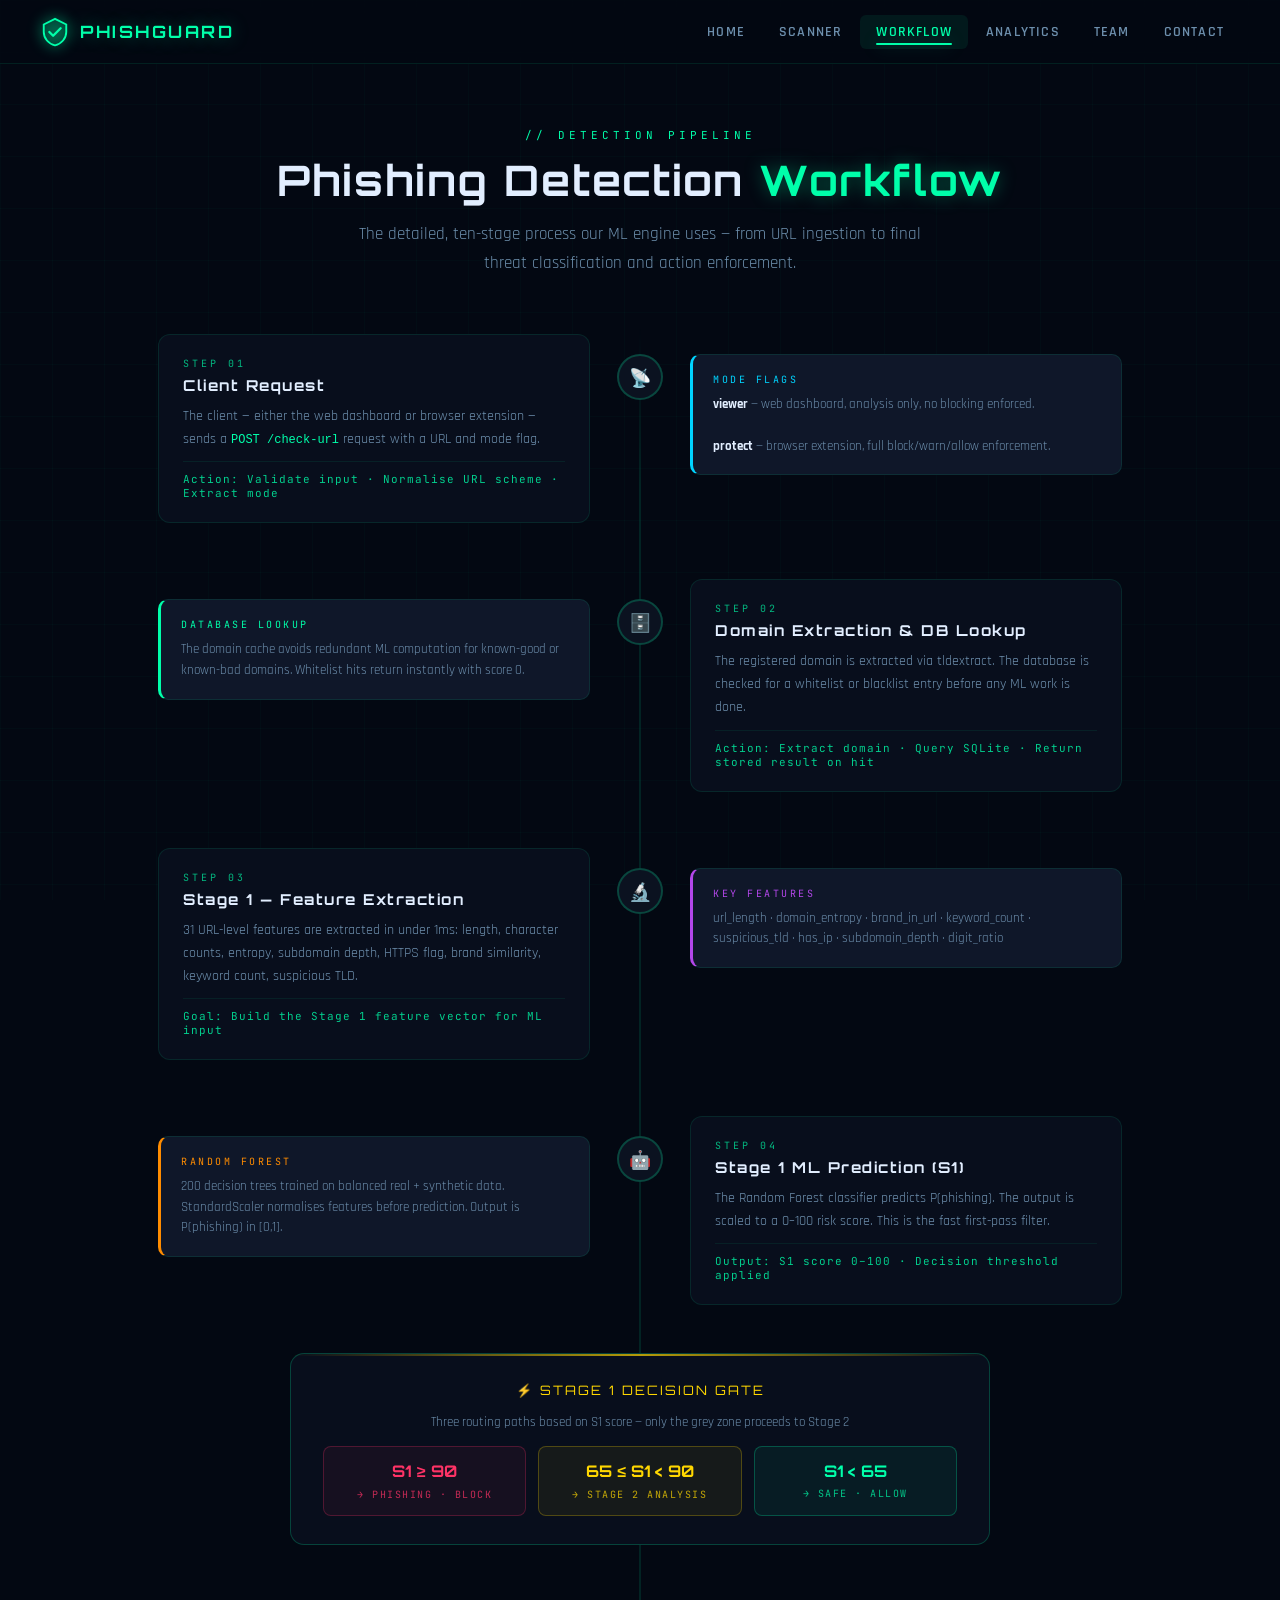
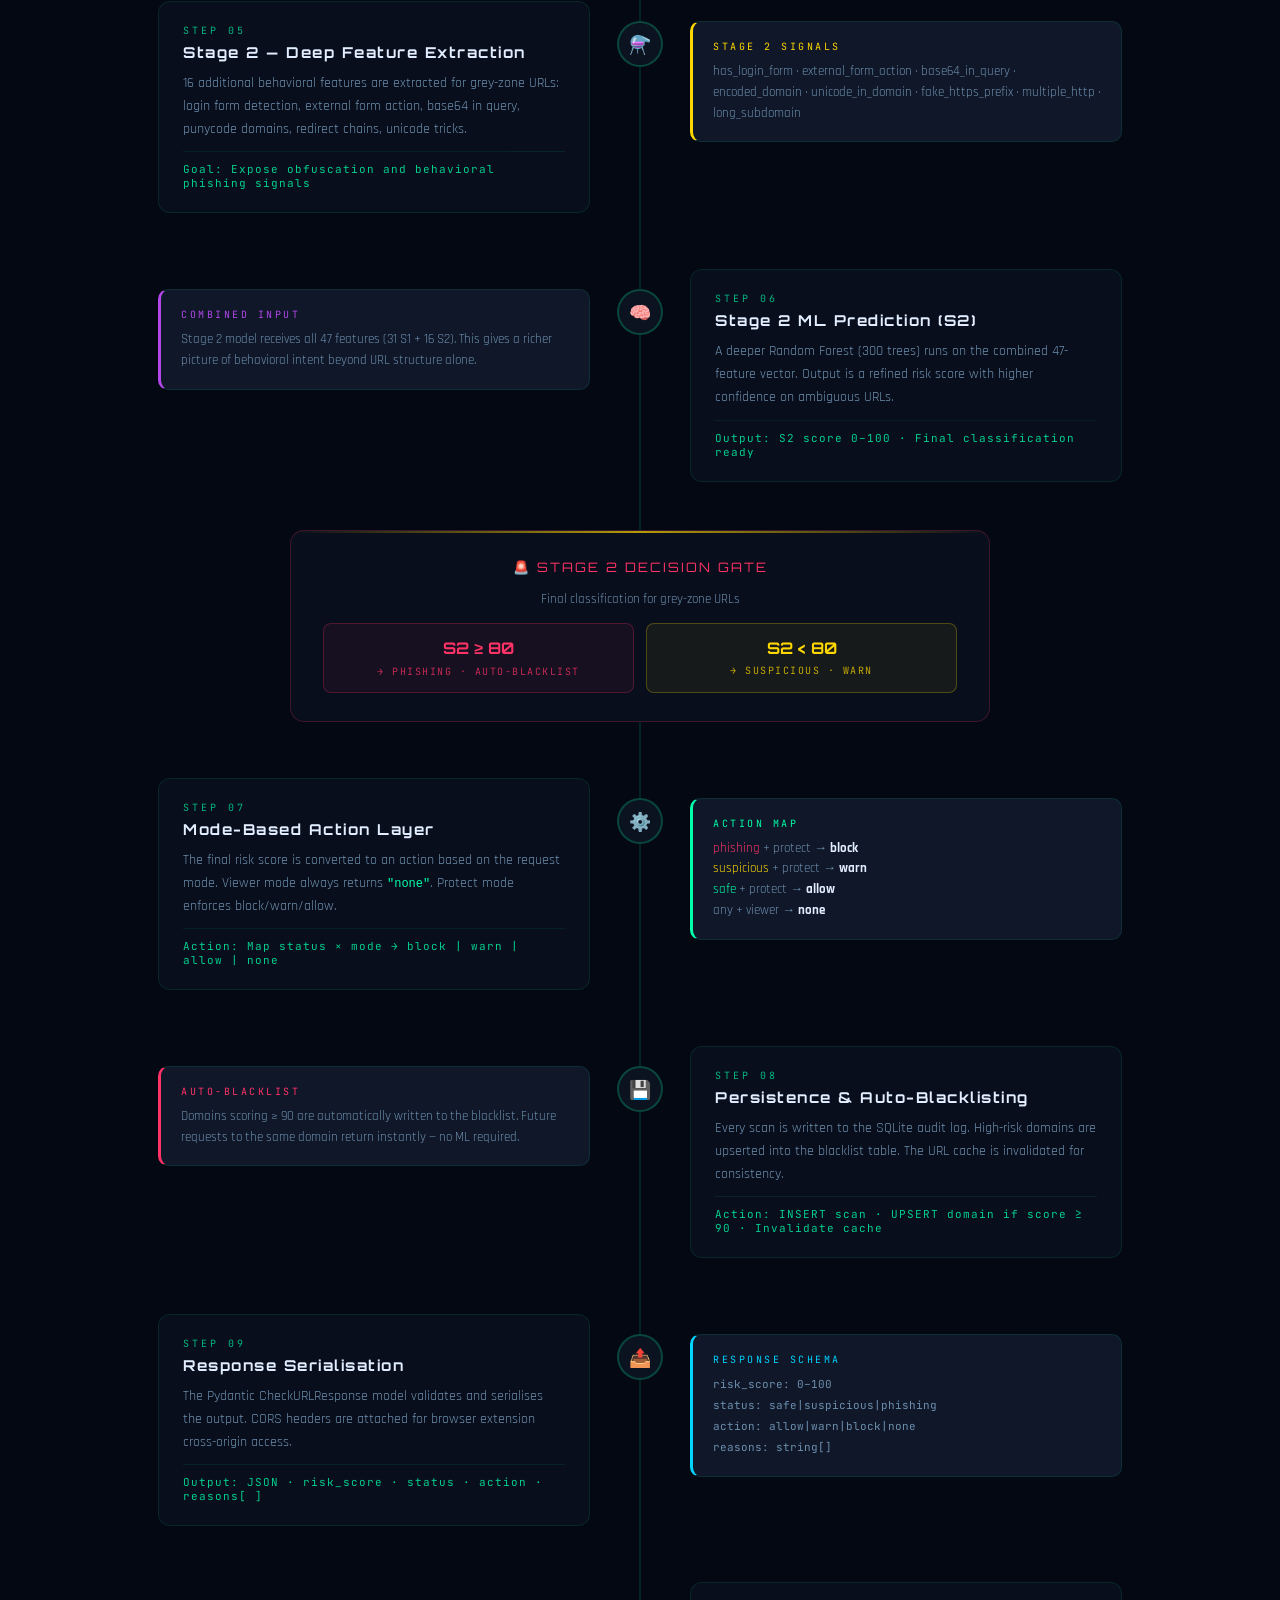
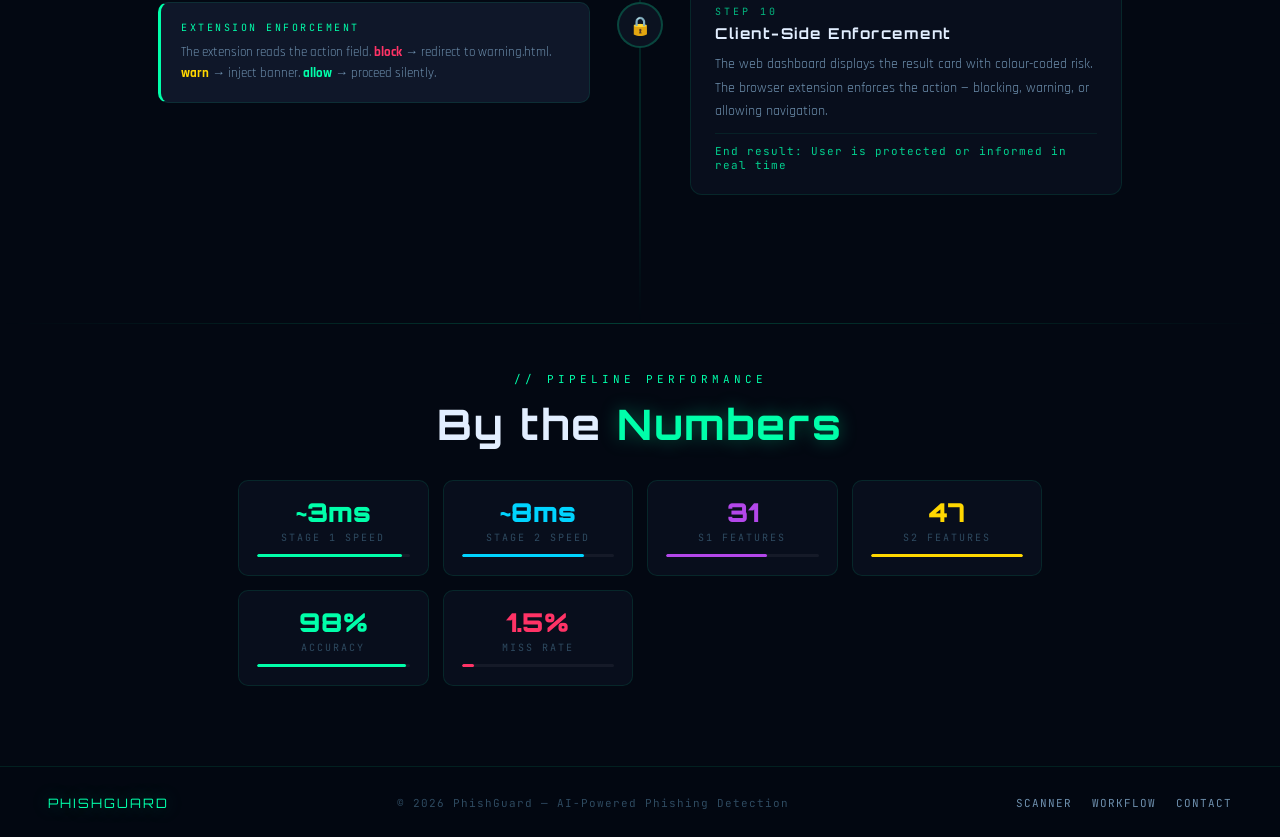
<file: frontend/workflow.html>
<!DOCTYPE html>
<html lang="en">
<head>
<meta charset="UTF-8">
<meta name="viewport" content="width=device-width, initial-scale=1.0">
<title>PhishGuard — Detection Workflow</title>
<link rel="stylesheet" href="styles.css">
<style>
/* ── Workflow Hero ──────────────────────────────────────────── */
.wf-hero {
  padding: 64px 80px 48px;
  max-width: 900px;
  margin: 0 auto;
  text-align: center;
}

/* ── Timeline ──────────────────────────────────────────────── */
.timeline {
  max-width: 1100px;
  margin: 0 auto;
  padding: 0 48px 80px;
  position: relative;
}

/* Central vertical line */
.timeline::before {
  content: '';
  position: absolute;
  top: 0; bottom: 0;
  left: 50%; width: 1px;
  background: linear-gradient(180deg,
    transparent 0%,
    var(--border-mid) 5%,
    var(--border-mid) 95%,
    transparent 100%);
  transform: translateX(-50%);
}

/* ── Step ──────────────────────────────────────────────────── */
.step {
  display: grid;
  grid-template-columns: 1fr 60px 1fr;
  gap: 0;
  margin-bottom: 48px;
  align-items: start;
}

/* Alternate: even steps flip content */
.step.right .step-content { grid-column: 1; }
.step.right .step-node    { grid-column: 2; }
.step.right .step-side    { grid-column: 3; }

.step.left .step-side    { grid-column: 1; order: -1; }
.step.left .step-node    { grid-column: 2; }
.step.left .step-content { grid-column: 3; }

/* Node circle in center */
.step-node {
  display: flex;
  flex-direction: column;
  align-items: center;
  padding-top: 28px;
  z-index: 2;
}

.node-circle {
  width: 46px; height: 46px;
  border-radius: 50%;
  border: 2px solid var(--border-mid);
  background: var(--bg-surface);
  display: flex;
  align-items: center;
  justify-content: center;
  font-family: var(--display);
  font-size: 14px;
  font-weight: 700;
  color: var(--green);
  position: relative;
  z-index: 2;
  flex-shrink: 0;
  transition: border-color 0.3s, box-shadow 0.3s;
}

.step:hover .node-circle {
  border-color: var(--green);
  box-shadow: 0 0 0 6px rgba(0,255,170,0.08), var(--glow-g);
}

.node-icon { font-size: 18px; }

/* Content card */
.step-content {
  padding: 8px 20px 0;
}

.step-card {
  background: var(--bg-card);
  border: 1px solid var(--border);
  border-radius: 12px;
  padding: 22px 24px;
  transition: border-color 0.3s, transform 0.3s, box-shadow 0.3s;
  position: relative;
  overflow: hidden;
}

.step-card::before {
  content:'';
  position:absolute; top:0; left:0; right:0; height:2px;
  background: linear-gradient(90deg, var(--green), transparent);
  opacity:0;
  transition: opacity 0.3s;
}

.step:hover .step-card {
  border-color: var(--border-mid);
  transform: translateY(-2px);
  box-shadow: 0 10px 32px rgba(0,0,0,0.38);
}

.step:hover .step-card::before { opacity:0.6; }

.step-num {
  font-family: var(--mono);
  font-size: 10px;
  letter-spacing: 3px;
  color: var(--green);
  text-transform: uppercase;
  margin-bottom: 6px;
  opacity: 0.7;
}

.step-title {
  font-family: var(--display);
  font-size: 15px;
  font-weight: 700;
  letter-spacing: 1.5px;
  color: var(--text);
  margin-bottom: 10px;
}

.step-desc {
  font-size: 14px;
  color: var(--text-sub);
  line-height: 1.65;
  margin-bottom: 10px;
}

.step-action {
  font-family: var(--mono);
  font-size: 11px;
  color: var(--green);
  letter-spacing: 1px;
  opacity: 0.8;
  padding-top: 10px;
  border-top: 1px solid var(--border);
  margin-top: 10px;
}

/* Side insight */
.step-side {
  padding: 28px 20px 0;
}

.side-box {
  background: var(--bg-elevated);
  border: 1px solid var(--border);
  border-radius: 10px;
  padding: 18px 20px;
  border-left: 3px solid var(--border-mid);
}

.side-box.green-accent { border-left-color: var(--green); }
.side-box.blue-accent  { border-left-color: var(--blue); }
.side-box.yellow-accent{ border-left-color: var(--yellow); }
.side-box.purple-accent{ border-left-color: var(--purple); }
.side-box.red-accent   { border-left-color: var(--red); }
.side-box.orange-accent{ border-left-color: var(--orange); }

.side-label {
  font-family: var(--mono);
  font-size: 10px;
  letter-spacing: 2.5px;
  text-transform: uppercase;
  margin-bottom: 8px;
}

.side-box.green-accent  .side-label { color: var(--green); }
.side-box.blue-accent   .side-label { color: var(--blue); }
.side-box.yellow-accent .side-label { color: var(--yellow); }
.side-box.purple-accent .side-label { color: var(--purple); }
.side-box.red-accent    .side-label { color: var(--red); }
.side-box.orange-accent .side-label { color: var(--orange); }

.side-text {
  font-size: 13px;
  color: var(--text-sub);
  line-height: 1.6;
}

/* Decision node */
.decision-node {
  max-width: 700px;
  margin: 0 auto 48px;
  background: var(--bg-card);
  border: 1px solid var(--border-mid);
  border-radius: 14px;
  padding: 28px 32px;
  text-align: center;
  position: relative;
}

.decision-node::before {
  content:'';
  position:absolute; top:0; left:0; right:0; height:2px;
  background: linear-gradient(90deg, transparent, var(--yellow), transparent);
  opacity:0.7;
}

.decision-title {
  font-family: var(--display);
  font-size: 13px;
  letter-spacing: 2px;
  color: var(--yellow);
  margin-bottom: 16px;
  text-transform: uppercase;
}

.decision-grid {
  display: grid;
  grid-template-columns: repeat(3, 1fr);
  gap: 12px;
  margin-top: 16px;
}

.d-branch {
  padding: 14px 12px;
  border-radius: 8px;
  font-size: 13px;
  border: 1px solid;
}

.d-safe       { background:rgba(0,255,170,0.06); border-color:rgba(0,255,170,0.25); color:var(--green); }
.d-grey       { background:rgba(255,215,0,0.06); border-color:rgba(255,215,0,0.25); color:var(--yellow); }
.d-phishing   { background:rgba(255,51,102,0.06); border-color:rgba(255,51,102,0.25); color:var(--red); }

.d-thresh {
  font-family: var(--display);
  font-size: 16px;
  font-weight: 700;
  margin-bottom: 6px;
}

.d-label {
  font-family: var(--mono);
  font-size: 10px;
  letter-spacing: 1.5px;
  text-transform: uppercase;
  opacity: 0.75;
}

/* Summary metrics bar */
.metrics-bar {
  max-width: 900px; margin: 0 auto 0;
  display: grid;
  grid-template-columns: repeat(auto-fit, minmax(160px, 1fr));
  gap: 14px;
  padding: 0 48px 80px;
}

.metric-pill {
  background: var(--bg-card);
  border: 1px solid var(--border);
  border-radius: 10px;
  padding: 18px;
  text-align: center;
}

.metric-val {
  font-family: var(--display);
  font-size: 26px;
  font-weight: 900;
  line-height: 1;
  margin-bottom: 6px;
}

.metric-lbl {
  font-family: var(--mono);
  font-size: 10px;
  letter-spacing: 2px;
  color: var(--text-muted);
  text-transform: uppercase;
}

.metric-bar-track {
  height: 3px;
  background: rgba(255,255,255,0.05);
  border-radius: 2px;
  margin-top: 10px;
  overflow: hidden;
}

.metric-bar-fill {
  height: 100%;
  border-radius: 2px;
}

/* ── Responsive ─────────────────────────────────────────────── */
@media (max-width: 768px) {
  .wf-hero { padding: 48px 20px 32px; }
  .timeline { padding: 0 16px 60px; }
  .timeline::before { left: 24px; }

  .step {
    grid-template-columns: 48px 1fr;
    grid-template-rows: auto auto;
  }

  .step.right .step-node,
  .step.left  .step-node  { grid-column: 1; grid-row: 1; }

  .step.right .step-content,
  .step.left  .step-content { grid-column: 2; grid-row: 1; }

  .step.right .step-side,
  .step.left  .step-side  { grid-column: 1 / -1; grid-row: 2; padding: 12px 8px 0; }

  .decision-grid  { grid-template-columns: 1fr; }
  .metrics-bar    { padding: 0 16px 60px; }
  .node-circle    { width:38px; height:38px; font-size:12px; }
}
</style>
</head>
<body data-page="workflow">
<div id="nav-holder"></div>

<div class="page-wrap">

  <!-- Hero -->
  <div class="wf-hero">
    <div class="section-label reveal" style="justify-content:center;display:flex">// Detection Pipeline</div>
    <h1 class="section-title reveal">Phishing Detection <span>Workflow</span></h1>
    <p class="section-sub reveal" style="margin:0 auto">The detailed, ten-stage process our ML engine uses — from URL ingestion to final threat classification and action enforcement.</p>
  </div>

  <!-- Timeline -->
  <div class="timeline">

    <!-- Step 1 -->
    <div class="step right reveal">
      <div class="step-content">
        <div class="step-card">
          <div class="step-num">Step 01</div>
          <div class="step-title">Client Request</div>
          <p class="step-desc">The client — either the web dashboard or browser extension — sends a <code style="color:var(--green);font-size:12px">POST /check-url</code> request with a URL and mode flag.</p>
          <div class="step-action">Action: Validate input · Normalise URL scheme · Extract mode</div>
        </div>
      </div>
      <div class="step-node">
        <div class="node-circle"><span class="node-icon">📡</span></div>
      </div>
      <div class="step-side">
        <div class="side-box blue-accent">
          <div class="side-label">Mode Flags</div>
          <p class="side-text"><strong style="color:var(--text)">viewer</strong> — web dashboard, analysis only, no blocking enforced.<br><br>
          <strong style="color:var(--text)">protect</strong> — browser extension, full block/warn/allow enforcement.</p>
        </div>
      </div>
    </div>

    <!-- Step 2 -->
    <div class="step left reveal">
      <div class="step-side">
        <div class="side-box green-accent">
          <div class="side-label">Database Lookup</div>
          <p class="side-text">The domain cache avoids redundant ML computation for known-good or known-bad domains. Whitelist hits return instantly with score 0.</p>
        </div>
      </div>
      <div class="step-node">
        <div class="node-circle"><span class="node-icon">🗄️</span></div>
      </div>
      <div class="step-content">
        <div class="step-card">
          <div class="step-num">Step 02</div>
          <div class="step-title">Domain Extraction &amp; DB Lookup</div>
          <p class="step-desc">The registered domain is extracted via tldextract. The database is checked for a whitelist or blacklist entry before any ML work is done.</p>
          <div class="step-action">Action: Extract domain · Query SQLite · Return stored result on hit</div>
        </div>
      </div>
    </div>

    <!-- Step 3 -->
    <div class="step right reveal">
      <div class="step-content">
        <div class="step-card">
          <div class="step-num">Step 03</div>
          <div class="step-title">Stage 1 — Feature Extraction</div>
          <p class="step-desc">31 URL-level features are extracted in under 1ms: length, character counts, entropy, subdomain depth, HTTPS flag, brand similarity, keyword count, suspicious TLD.</p>
          <div class="step-action">Goal: Build the Stage 1 feature vector for ML input</div>
        </div>
      </div>
      <div class="step-node">
        <div class="node-circle"><span class="node-icon">🔬</span></div>
      </div>
      <div class="step-side">
        <div class="side-box purple-accent">
          <div class="side-label">Key Features</div>
          <p class="side-text">url_length · domain_entropy · brand_in_url · keyword_count · suspicious_tld · has_ip · subdomain_depth · digit_ratio</p>
        </div>
      </div>
    </div>

    <!-- Step 4 -->
    <div class="step left reveal">
      <div class="step-side">
        <div class="side-box orange-accent">
          <div class="side-label">Random Forest</div>
          <p class="side-text">200 decision trees trained on balanced real + synthetic data. StandardScaler normalises features before prediction. Output is P(phishing) in [0,1].</p>
        </div>
      </div>
      <div class="step-node">
        <div class="node-circle"><span class="node-icon">🤖</span></div>
      </div>
      <div class="step-content">
        <div class="step-card">
          <div class="step-num">Step 04</div>
          <div class="step-title">Stage 1 ML Prediction (S1)</div>
          <p class="step-desc">The Random Forest classifier predicts P(phishing). The output is scaled to a 0–100 risk score. This is the fast first-pass filter.</p>
          <div class="step-action">Output: S1 score 0–100 · Decision threshold applied</div>
        </div>
      </div>
    </div>

    <!-- Decision node S1 -->
    <div class="decision-node reveal">
      <div class="decision-title">⚡ Stage 1 Decision Gate</div>
      <p style="font-size:13px;color:var(--text-sub)">Three routing paths based on S1 score — only the grey zone proceeds to Stage 2</p>
      <div class="decision-grid">
        <div class="d-branch d-phishing">
          <div class="d-thresh">S1 ≥ 90</div>
          <div class="d-label">→ Phishing · Block</div>
        </div>
        <div class="d-branch d-grey">
          <div class="d-thresh">65 ≤ S1 &lt; 90</div>
          <div class="d-label">→ Stage 2 Analysis</div>
        </div>
        <div class="d-branch d-safe">
          <div class="d-thresh">S1 &lt; 65</div>
          <div class="d-label">→ Safe · Allow</div>
        </div>
      </div>
    </div>

    <!-- Step 5 -->
    <div class="step right reveal">
      <div class="step-content">
        <div class="step-card">
          <div class="step-num">Step 05</div>
          <div class="step-title">Stage 2 — Deep Feature Extraction</div>
          <p class="step-desc">16 additional behavioral features are extracted for grey-zone URLs: login form detection, external form action, base64 in query, punycode domains, redirect chains, unicode tricks.</p>
          <div class="step-action">Goal: Expose obfuscation and behavioral phishing signals</div>
        </div>
      </div>
      <div class="step-node">
        <div class="node-circle"><span class="node-icon">⚗️</span></div>
      </div>
      <div class="step-side">
        <div class="side-box yellow-accent">
          <div class="side-label">Stage 2 Signals</div>
          <p class="side-text">has_login_form · external_form_action · base64_in_query · encoded_domain · unicode_in_domain · fake_https_prefix · multiple_http · long_subdomain</p>
        </div>
      </div>
    </div>

    <!-- Step 6 -->
    <div class="step left reveal">
      <div class="step-side">
        <div class="side-box purple-accent">
          <div class="side-label">Combined Input</div>
          <p class="side-text">Stage 2 model receives all 47 features (31 S1 + 16 S2). This gives a richer picture of behavioral intent beyond URL structure alone.</p>
        </div>
      </div>
      <div class="step-node">
        <div class="node-circle"><span class="node-icon">🧠</span></div>
      </div>
      <div class="step-content">
        <div class="step-card">
          <div class="step-num">Step 06</div>
          <div class="step-title">Stage 2 ML Prediction (S2)</div>
          <p class="step-desc">A deeper Random Forest (300 trees) runs on the combined 47-feature vector. Output is a refined risk score with higher confidence on ambiguous URLs.</p>
          <div class="step-action">Output: S2 score 0–100 · Final classification ready</div>
        </div>
      </div>
    </div>

    <!-- Decision node S2 -->
    <div class="decision-node reveal" style="border-color:rgba(255,51,102,0.22)">
      <div class="decision-title" style="color:var(--red)">🚨 Stage 2 Decision Gate</div>
      <p style="font-size:13px;color:var(--text-sub)">Final classification for grey-zone URLs</p>
      <div class="decision-grid" style="grid-template-columns:1fr 1fr">
        <div class="d-branch d-phishing">
          <div class="d-thresh">S2 ≥ 80</div>
          <div class="d-label">→ Phishing · Auto-Blacklist</div>
        </div>
        <div class="d-branch d-grey">
          <div class="d-thresh">S2 &lt; 80</div>
          <div class="d-label">→ Suspicious · Warn</div>
        </div>
      </div>
    </div>

    <!-- Step 7 -->
    <div class="step right reveal">
      <div class="step-content">
        <div class="step-card">
          <div class="step-num">Step 07</div>
          <div class="step-title">Mode-Based Action Layer</div>
          <p class="step-desc">The final risk score is converted to an action based on the request mode. Viewer mode always returns <code style="color:var(--green);font-size:12px">"none"</code>. Protect mode enforces block/warn/allow.</p>
          <div class="step-action">Action: Map status × mode → block | warn | allow | none</div>
        </div>
      </div>
      <div class="step-node">
        <div class="node-circle"><span class="node-icon">⚙️</span></div>
      </div>
      <div class="step-side">
        <div class="side-box green-accent">
          <div class="side-label">Action Map</div>
          <p class="side-text">
            <span style="color:var(--red)">phishing</span> + protect → <strong style="color:var(--text)">block</strong><br>
            <span style="color:var(--yellow)">suspicious</span> + protect → <strong style="color:var(--text)">warn</strong><br>
            <span style="color:var(--green)">safe</span> + protect → <strong style="color:var(--text)">allow</strong><br>
            any + viewer → <strong style="color:var(--text)">none</strong>
          </p>
        </div>
      </div>
    </div>

    <!-- Step 8 -->
    <div class="step left reveal">
      <div class="step-side">
        <div class="side-box red-accent">
          <div class="side-label">Auto-Blacklist</div>
          <p class="side-text">Domains scoring ≥ 90 are automatically written to the blacklist. Future requests to the same domain return instantly — no ML required.</p>
        </div>
      </div>
      <div class="step-node">
        <div class="node-circle"><span class="node-icon">💾</span></div>
      </div>
      <div class="step-content">
        <div class="step-card">
          <div class="step-num">Step 08</div>
          <div class="step-title">Persistence &amp; Auto-Blacklisting</div>
          <p class="step-desc">Every scan is written to the SQLite audit log. High-risk domains are upserted into the blacklist table. The URL cache is invalidated for consistency.</p>
          <div class="step-action">Action: INSERT scan · UPSERT domain if score ≥ 90 · Invalidate cache</div>
        </div>
      </div>
    </div>

    <!-- Step 9 -->
    <div class="step right reveal">
      <div class="step-content">
        <div class="step-card">
          <div class="step-num">Step 09</div>
          <div class="step-title">Response Serialisation</div>
          <p class="step-desc">The Pydantic CheckURLResponse model validates and serialises the output. CORS headers are attached for browser extension cross-origin access.</p>
          <div class="step-action">Output: JSON · risk_score · status · action · reasons[ ]</div>
        </div>
      </div>
      <div class="step-node">
        <div class="node-circle"><span class="node-icon">📤</span></div>
      </div>
      <div class="step-side">
        <div class="side-box blue-accent">
          <div class="side-label">Response Schema</div>
          <p class="side-text" style="font-family:var(--mono);font-size:11px;line-height:1.9">
            risk_score: 0–100<br>
            status: safe|suspicious|phishing<br>
            action: allow|warn|block|none<br>
            reasons: string[]
          </p>
        </div>
      </div>
    </div>

    <!-- Step 10 -->
    <div class="step left reveal">
      <div class="step-side">
        <div class="side-box green-accent">
          <div class="side-label">Extension Enforcement</div>
          <p class="side-text">The extension reads the action field. <strong style="color:var(--red)">block</strong> → redirect to warning.html. <strong style="color:var(--yellow)">warn</strong> → inject banner. <strong style="color:var(--green)">allow</strong> → proceed silently.</p>
        </div>
      </div>
      <div class="step-node">
        <div class="node-circle"><span class="node-icon">🔒</span></div>
      </div>
      <div class="step-content">
        <div class="step-card">
          <div class="step-num">Step 10</div>
          <div class="step-title">Client-Side Enforcement</div>
          <p class="step-desc">The web dashboard displays the result card with colour-coded risk. The browser extension enforces the action — blocking, warning, or allowing navigation.</p>
          <div class="step-action">End result: User is protected or informed in real time</div>
        </div>
      </div>
    </div>

  </div><!-- /timeline -->

  <!-- Metrics summary -->
  <div class="divider"></div>
  <section style="padding:48px 48px 16px">
    <div class="section-label reveal" style="text-align:center">// Pipeline Performance</div>
    <h2 class="section-title reveal" style="text-align:center">By the <span>Numbers</span></h2>
  </section>

  <div class="metrics-bar">
    <div class="metric-pill reveal" data-delay="0">
      <div class="metric-val" style="color:var(--green)">~3ms</div>
      <div class="metric-lbl">Stage 1 Speed</div>
      <div class="metric-bar-track"><div class="metric-bar-fill" style="width:95%;background:var(--green)"></div></div>
    </div>
    <div class="metric-pill reveal" data-delay="80">
      <div class="metric-val" style="color:var(--blue)">~8ms</div>
      <div class="metric-lbl">Stage 2 Speed</div>
      <div class="metric-bar-track"><div class="metric-bar-fill" style="width:80%;background:var(--blue)"></div></div>
    </div>
    <div class="metric-pill reveal" data-delay="160">
      <div class="metric-val" style="color:var(--purple)">31</div>
      <div class="metric-lbl">S1 Features</div>
      <div class="metric-bar-track"><div class="metric-bar-fill" style="width:66%;background:var(--purple)"></div></div>
    </div>
    <div class="metric-pill reveal" data-delay="240">
      <div class="metric-val" style="color:var(--yellow)">47</div>
      <div class="metric-lbl">S2 Features</div>
      <div class="metric-bar-track"><div class="metric-bar-fill" style="width:100%;background:var(--yellow)"></div></div>
    </div>
    <div class="metric-pill reveal" data-delay="320">
      <div class="metric-val" style="color:var(--green)">98%</div>
      <div class="metric-lbl">Accuracy</div>
      <div class="metric-bar-track"><div class="metric-bar-fill" style="width:98%;background:var(--green)"></div></div>
    </div>
    <div class="metric-pill reveal" data-delay="400">
      <div class="metric-val" style="color:var(--red)">1.5%</div>
      <div class="metric-lbl">Miss Rate</div>
      <div class="metric-bar-track"><div class="metric-bar-fill" style="width:8%;background:var(--red)"></div></div>
    </div>
  </div>

</div>
<div id="footer-holder"></div>
<script src="main.js"></script>
</body>
</html>
</file>
<file: frontend/styles.css>
/* ============================================================
   PhishGuard — styles.css
   Shared stylesheet for all pages
   ============================================================ */

@import url('https://fonts.googleapis.com/css2?family=JetBrains+Mono:wght@300;400;500;700&family=Orbitron:wght@400;700;900&family=Rajdhani:wght@300;400;500;600;700&display=swap');

/* ── CSS Variables ─────────────────────────────────────────── */
:root {
  --bg:          #030812;
  --bg-card:     #080e1c;
  --bg-surface:  #0b1220;
  --bg-elevated: #0f1729;
  --border:      rgba(0,255,170,0.10);
  --border-mid:  rgba(0,255,170,0.22);
  --border-hi:   rgba(0,255,170,0.45);
  --green:       #00ffaa;
  --yellow:      #ffd700;
  --red:         #ff3366;
  --blue:        #00d4ff;
  --purple:      #b347ea;
  --orange:      #ff8c00;
  --text:        #e2eeff;
  --text-sub:    #6d8fad;
  --text-muted:  #2e4a60;
  --mono:        'JetBrains Mono', monospace;
  --display:     'Orbitron', monospace;
  --body:        'Rajdhani', sans-serif;
  --glow-g:      0 0 18px rgba(0,255,170,0.35);
  --glow-r:      0 0 18px rgba(255,51,102,0.35);
  --glow-b:      0 0 18px rgba(0,212,255,0.35);
  --nav-h:       64px;
  --transition:  0.25s cubic-bezier(0.4,0,0.2,1);
}

/* ── Reset ──────────────────────────────────────────────────── */
*, *::before, *::after { margin:0; padding:0; box-sizing:border-box; }
html { scroll-behavior:smooth; font-size:16px; }

body {
  background: var(--bg);
  color: var(--text);
  font-family: var(--body);
  min-height: 100vh;
  overflow-x: hidden;
  -webkit-font-smoothing: antialiased;
}

/* ── Global Grid Background ─────────────────────────────────── */
body::before {
  content: '';
  position: fixed; inset: 0; z-index: 0;
  background-image:
    linear-gradient(rgba(0,255,170,0.025) 1px, transparent 1px),
    linear-gradient(90deg, rgba(0,255,170,0.025) 1px, transparent 1px);
  background-size: 52px 52px;
  pointer-events: none;
}

/* ── Navbar ──────────────────────────────────────────────────── */
#navbar {
  position: fixed;
  top: 0; left: 0; right: 0;
  z-index: 200;
  height: var(--nav-h);
  background: rgba(3,8,18,0.90);
  backdrop-filter: blur(24px);
  border-bottom: 1px solid var(--border);
  display: flex;
  align-items: center;
  padding: 0 40px;
  gap: 0;
}

.nav-brand {
  display: flex;
  align-items: center;
  gap: 10px;
  font-family: var(--display);
  font-size: 17px;
  font-weight: 700;
  color: var(--green);
  text-shadow: var(--glow-g);
  letter-spacing: 2.5px;
  text-decoration: none;
  flex-shrink: 0;
}

.nav-brand-icon {
  width: 30px; height: 30px;
  filter: drop-shadow(0 0 7px var(--green));
  flex-shrink: 0;
}

.nav-links {
  display: flex;
  gap: 2px;
  margin-left: auto;
  align-items: center;
}

.nav-link {
  position: relative;
  padding: 8px 16px;
  background: transparent;
  border: none;
  color: var(--text-sub);
  font-family: var(--body);
  font-size: 14px;
  font-weight: 600;
  letter-spacing: 1.2px;
  text-transform: uppercase;
  text-decoration: none;
  cursor: pointer;
  border-radius: 6px;
  transition: color var(--transition), background var(--transition);
  white-space: nowrap;
}

.nav-link::after {
  content: '';
  position: absolute;
  bottom: 4px; left: 50%; right: 50%;
  height: 2px;
  background: var(--green);
  border-radius: 2px;
  transition: left var(--transition), right var(--transition), box-shadow var(--transition);
}

.nav-link:hover {
  color: var(--text);
  background: rgba(0,255,170,0.05);
}

.nav-link.active {
  color: var(--green);
  background: rgba(0,255,170,0.07);
}

.nav-link.active::after {
  left: 16px; right: 16px;
  box-shadow: var(--glow-g);
}

/* Mobile burger */
.nav-burger {
  display: none;
  flex-direction: column;
  gap: 5px;
  cursor: pointer;
  padding: 8px;
  margin-left: auto;
  background: none;
  border: none;
}

.nav-burger span {
  display: block;
  width: 22px; height: 2px;
  background: var(--green);
  border-radius: 2px;
  transition: all 0.3s;
}

.nav-burger.open span:nth-child(1) { transform: translateY(7px) rotate(45deg); }
.nav-burger.open span:nth-child(2) { opacity: 0; }
.nav-burger.open span:nth-child(3) { transform: translateY(-7px) rotate(-45deg); }

/* Mobile menu */
.nav-mobile {
  display: none;
  position: fixed;
  top: var(--nav-h); left: 0; right: 0;
  background: rgba(3,8,18,0.97);
  backdrop-filter: blur(24px);
  border-bottom: 1px solid var(--border);
  z-index: 199;
  flex-direction: column;
  padding: 12px 24px 20px;
  gap: 4px;
}

.nav-mobile.open { display: flex; }

.nav-mobile .nav-link {
  text-align: left;
  padding: 12px 16px;
  font-size: 15px;
  border-radius: 8px;
}

/* ── Page Wrapper ────────────────────────────────────────────── */
.page-wrap {
  position: relative;
  z-index: 1;
  padding-top: var(--nav-h);
  min-height: 100vh;
}

/* ── Section Utilities ───────────────────────────────────────── */
.section { padding: 80px 48px; }
.section-sm { padding: 48px 48px; }

.section-label {
  font-family: var(--mono);
  font-size: 11px;
  letter-spacing: 4px;
  color: var(--green);
  text-transform: uppercase;
  margin-bottom: 14px;
  opacity: 0.8;
}

.section-title {
  font-family: var(--display);
  font-size: clamp(26px, 4vw, 42px);
  font-weight: 700;
  letter-spacing: 2px;
  color: var(--text);
  line-height: 1.15;
  margin-bottom: 16px;
}

.section-title span { color: var(--green); text-shadow: var(--glow-g); }

.section-sub {
  font-size: 17px;
  color: var(--text-sub);
  line-height: 1.7;
  max-width: 580px;
}

/* ── Cards ───────────────────────────────────────────────────── */
.card {
  background: var(--bg-card);
  border: 1px solid var(--border);
  border-radius: 14px;
  padding: 28px;
  transition: border-color var(--transition), transform var(--transition), box-shadow var(--transition);
  position: relative;
  overflow: hidden;
}

.card:hover {
  border-color: var(--border-mid);
  transform: translateY(-3px);
  box-shadow: 0 12px 40px rgba(0,0,0,0.4);
}

.card-top-line::before {
  content: '';
  position: absolute;
  top: 0; left: 0; right: 0;
  height: 2px;
  background: linear-gradient(90deg, transparent, var(--green), transparent);
  opacity: 0.5;
}

/* ── Buttons ──────────────────────────────────────────────────── */
.btn {
  display: inline-flex;
  align-items: center;
  gap: 8px;
  padding: 12px 28px;
  border-radius: 8px;
  font-family: var(--display);
  font-size: 12px;
  font-weight: 700;
  letter-spacing: 2px;
  text-transform: uppercase;
  text-decoration: none;
  cursor: pointer;
  border: none;
  transition: all 0.2s;
}

.btn-primary {
  background: var(--green);
  color: var(--bg);
}

.btn-primary:hover {
  transform: translateY(-2px);
  box-shadow: var(--glow-g);
}

.btn-outline {
  background: transparent;
  border: 1px solid var(--border-mid);
  color: var(--green);
}

.btn-outline:hover {
  background: rgba(0,255,170,0.07);
  border-color: var(--border-hi);
  box-shadow: var(--glow-g);
}

/* ── Badges ───────────────────────────────────────────────────── */
.badge {
  display: inline-block;
  padding: 3px 10px;
  border-radius: 4px;
  font-family: var(--mono);
  font-size: 11px;
  font-weight: 700;
  letter-spacing: 1px;
  text-transform: uppercase;
}

.badge-safe       { background: rgba(0,255,170,0.10); color: var(--green); }
.badge-suspicious { background: rgba(255,215,0,0.10); color: var(--yellow); }
.badge-phishing   { background: rgba(255,51,102,0.10); color: var(--red); }

/* ── Status Dot ───────────────────────────────────────────────── */
.status-dot {
  width: 8px; height: 8px;
  border-radius: 50%;
  background: var(--green);
  box-shadow: var(--glow-g);
  animation: pulse-dot 2s ease-in-out infinite;
}

@keyframes pulse-dot {
  0%, 100% { opacity: 1; transform: scale(1); }
  50%       { opacity: 0.4; transform: scale(0.85); }
}

/* ── Divider ──────────────────────────────────────────────────── */
.divider {
  height: 1px;
  background: linear-gradient(90deg, transparent, var(--border-mid), transparent);
  margin: 0;
}

/* ── Footer ───────────────────────────────────────────────────── */
footer {
  position: relative;
  z-index: 1;
  border-top: 1px solid var(--border);
  background: rgba(3,8,18,0.7);
  padding: 28px 48px;
  display: flex;
  align-items: center;
  justify-content: space-between;
  flex-wrap: wrap;
  gap: 16px;
}

.footer-brand {
  font-family: var(--display);
  font-size: 13px;
  letter-spacing: 2px;
  color: var(--green);
  text-shadow: var(--glow-g);
  text-decoration: none;
}

.footer-copy {
  font-family: var(--mono);
  font-size: 11px;
  color: var(--text-muted);
  letter-spacing: 1px;
}

.footer-links { display: flex; gap: 20px; }

.footer-link {
  font-family: var(--mono);
  font-size: 11px;
  color: var(--text-sub);
  text-decoration: none;
  letter-spacing: 1px;
  text-transform: uppercase;
  transition: color var(--transition);
}

.footer-link:hover { color: var(--green); }

/* ── Scroll reveal animation ─────────────────────────────────── */
.reveal {
  opacity: 0;
  transform: translateY(20px);
  transition: opacity 0.6s ease, transform 0.6s ease;
}

.reveal.visible {
  opacity: 1;
  transform: translateY(0);
}

/* ── Responsive ───────────────────────────────────────────────── */
@media (max-width: 900px) {
  .nav-links    { display: none; }
  .nav-burger   { display: flex; }
  .section      { padding: 60px 24px; }
  .section-sm   { padding: 36px 24px; }
  footer        { padding: 24px; flex-direction: column; align-items: flex-start; }
}

@media (max-width: 600px) {
  #navbar { padding: 0 20px; }
  .section { padding: 48px 16px; }
}
</file>
